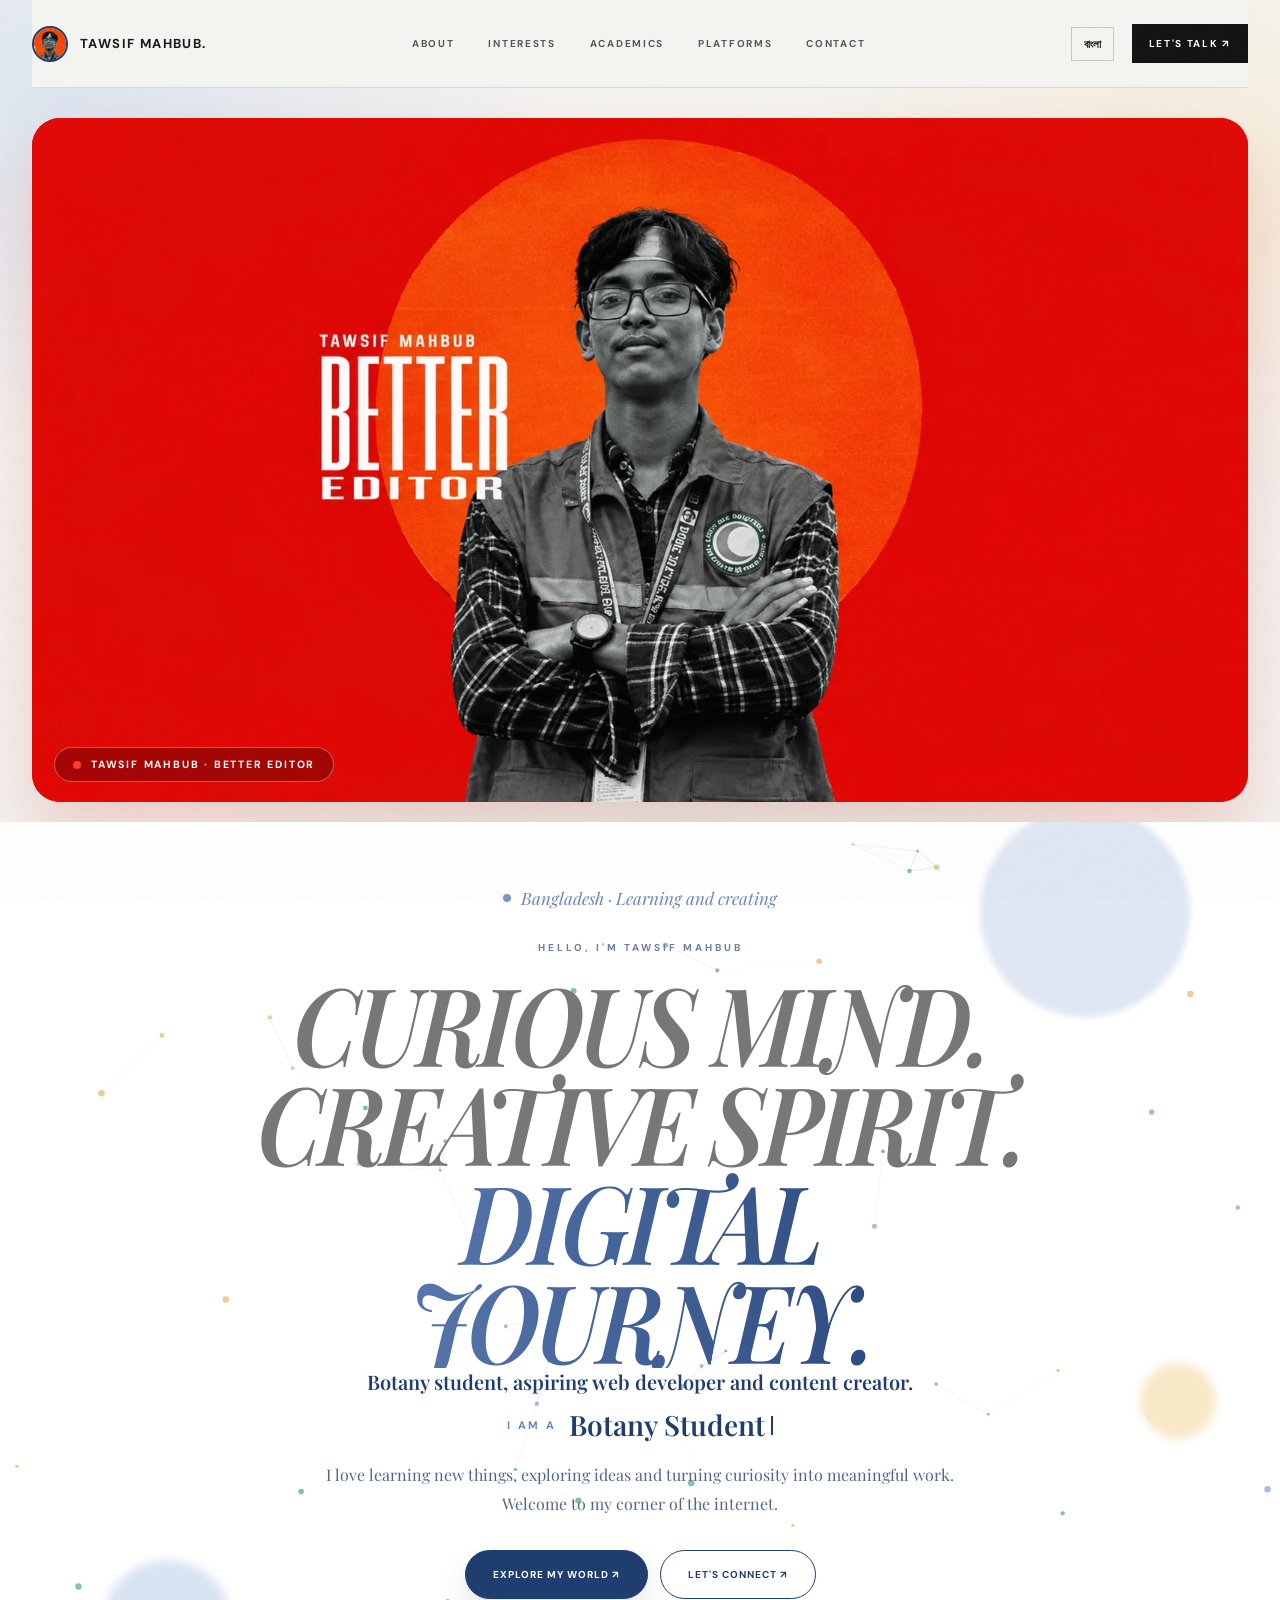
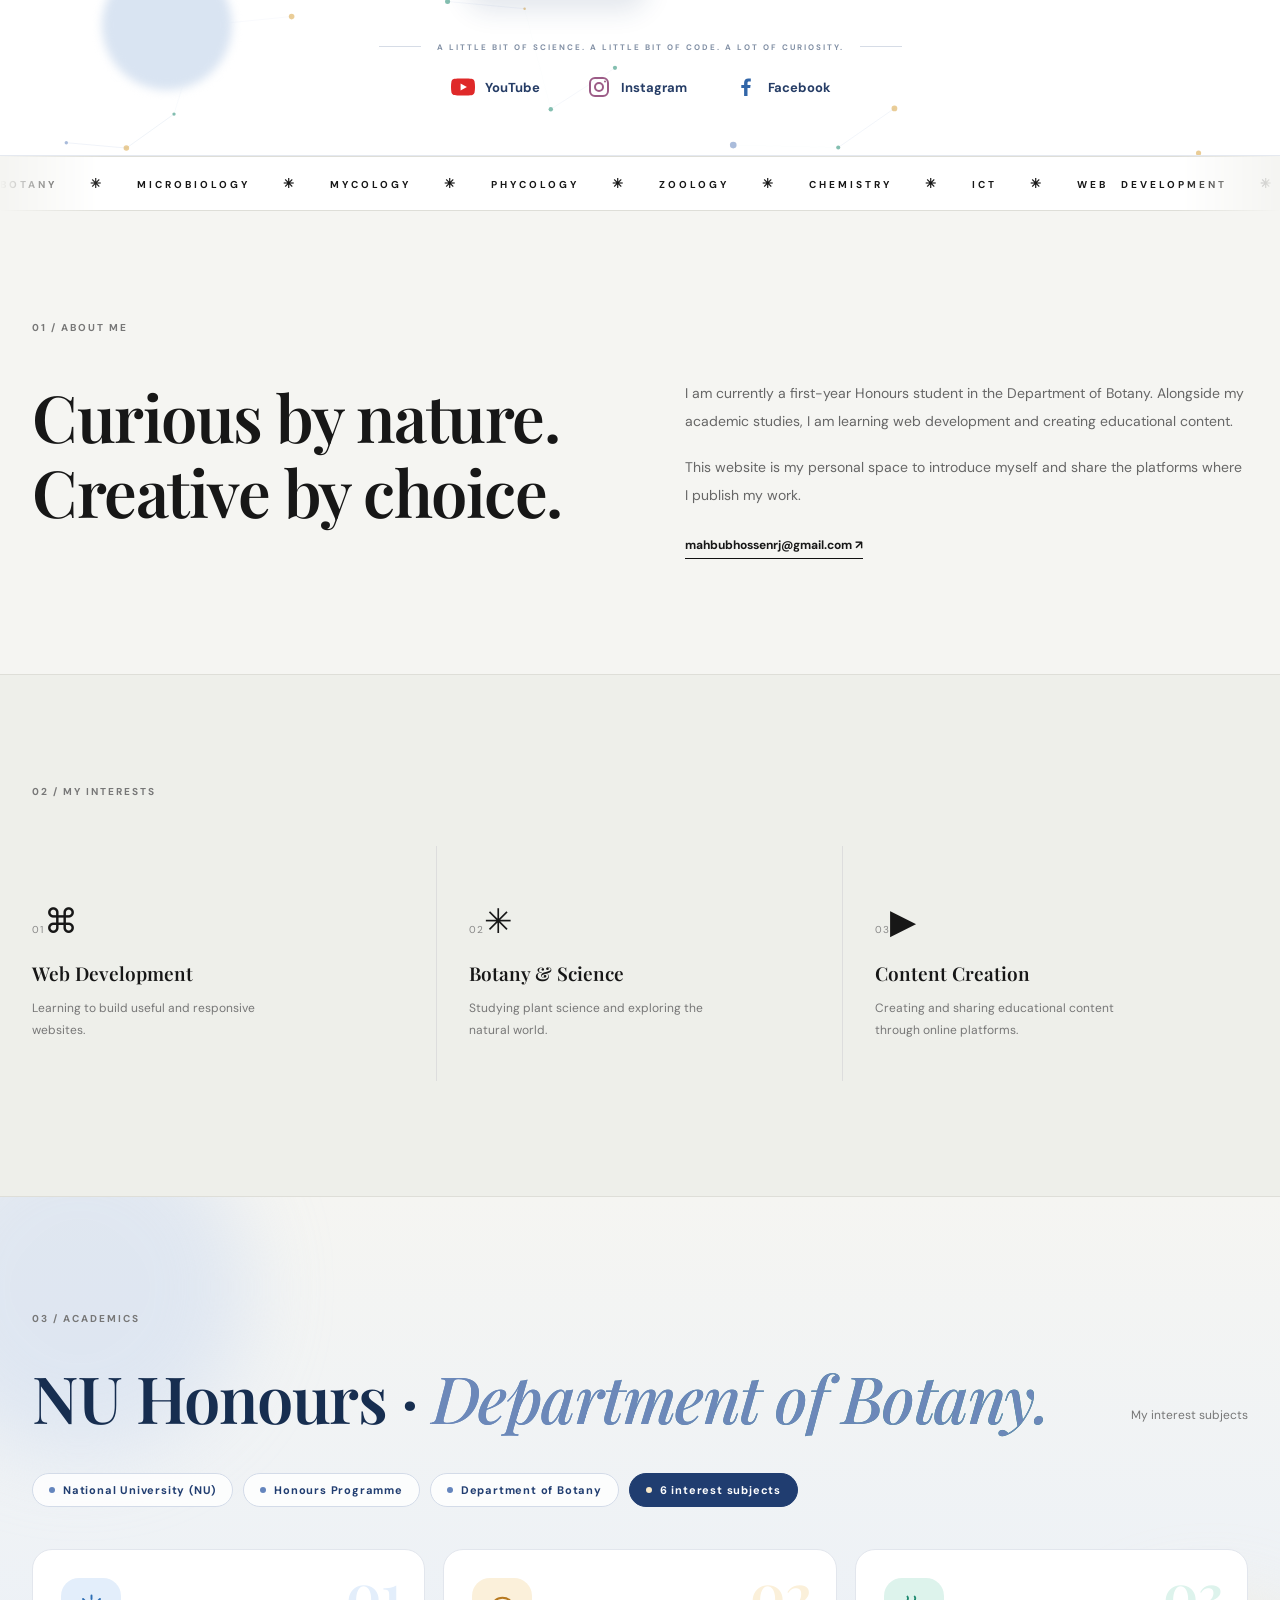
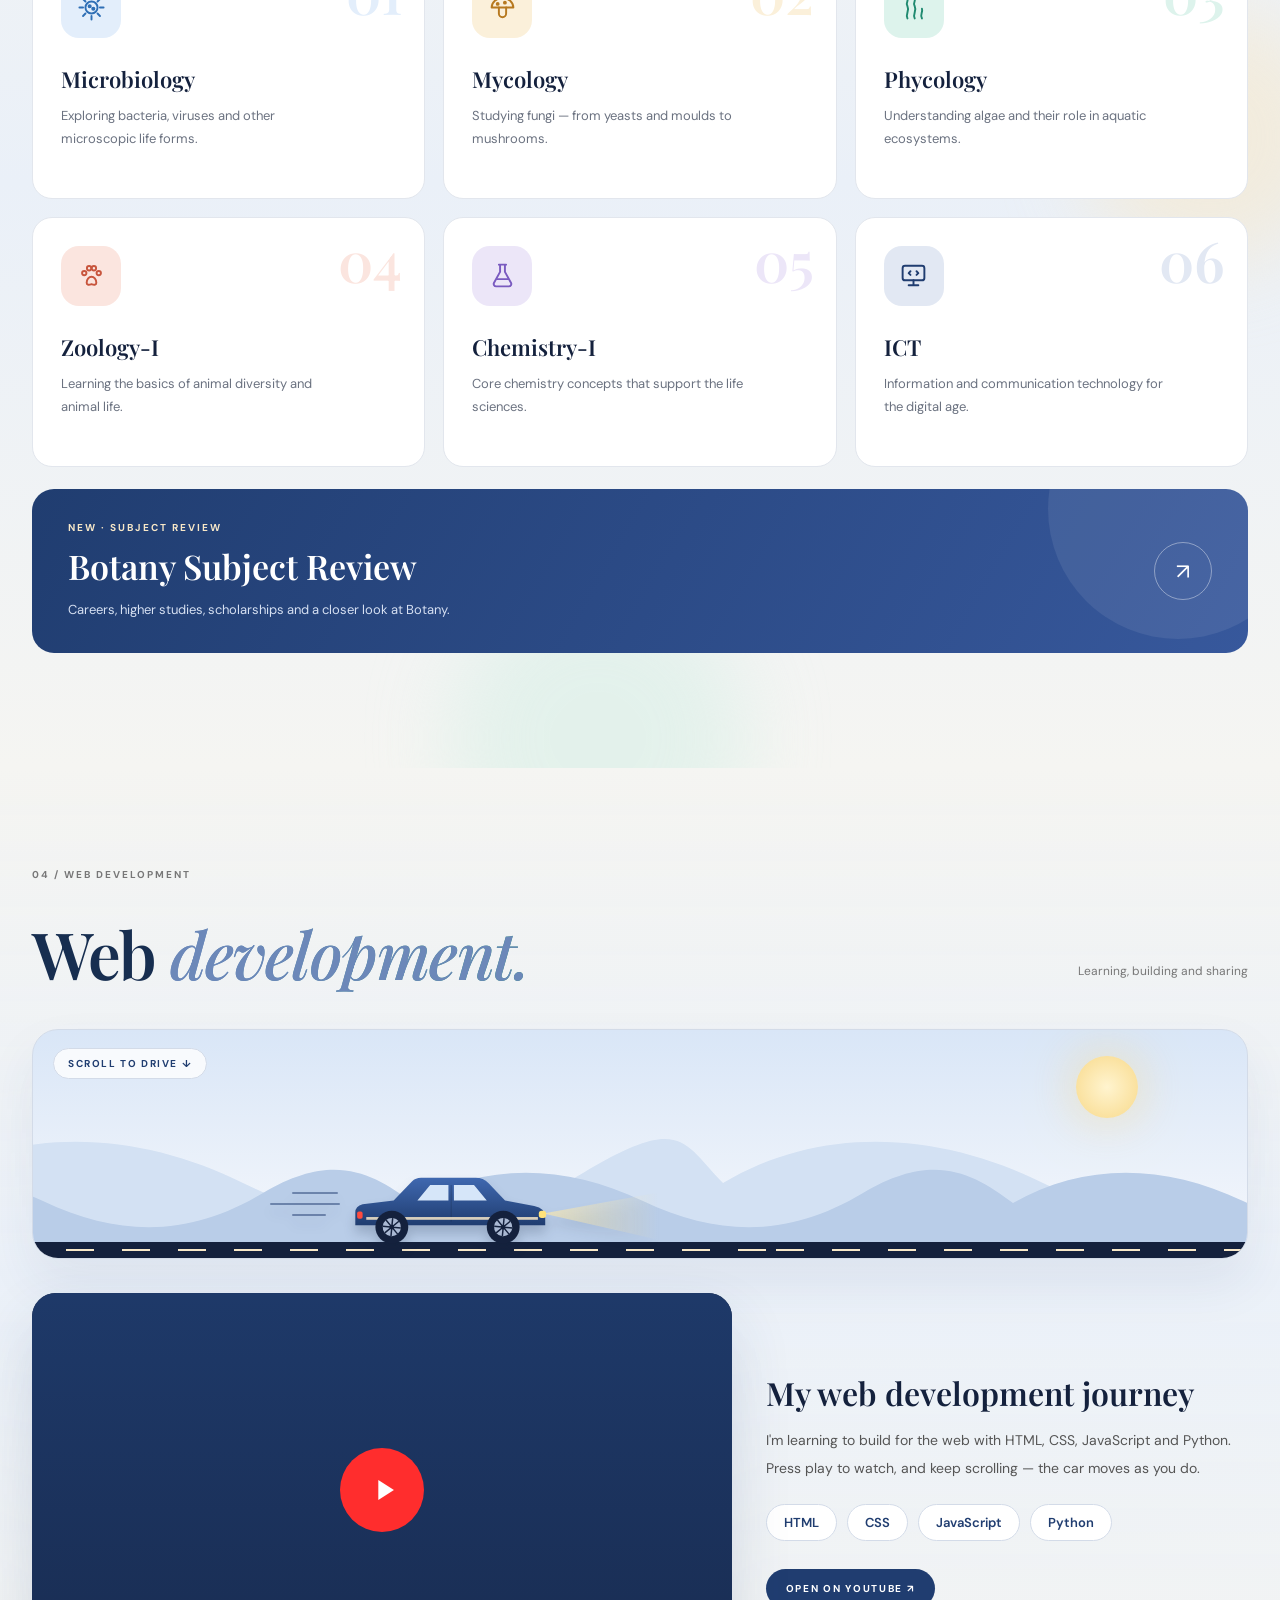
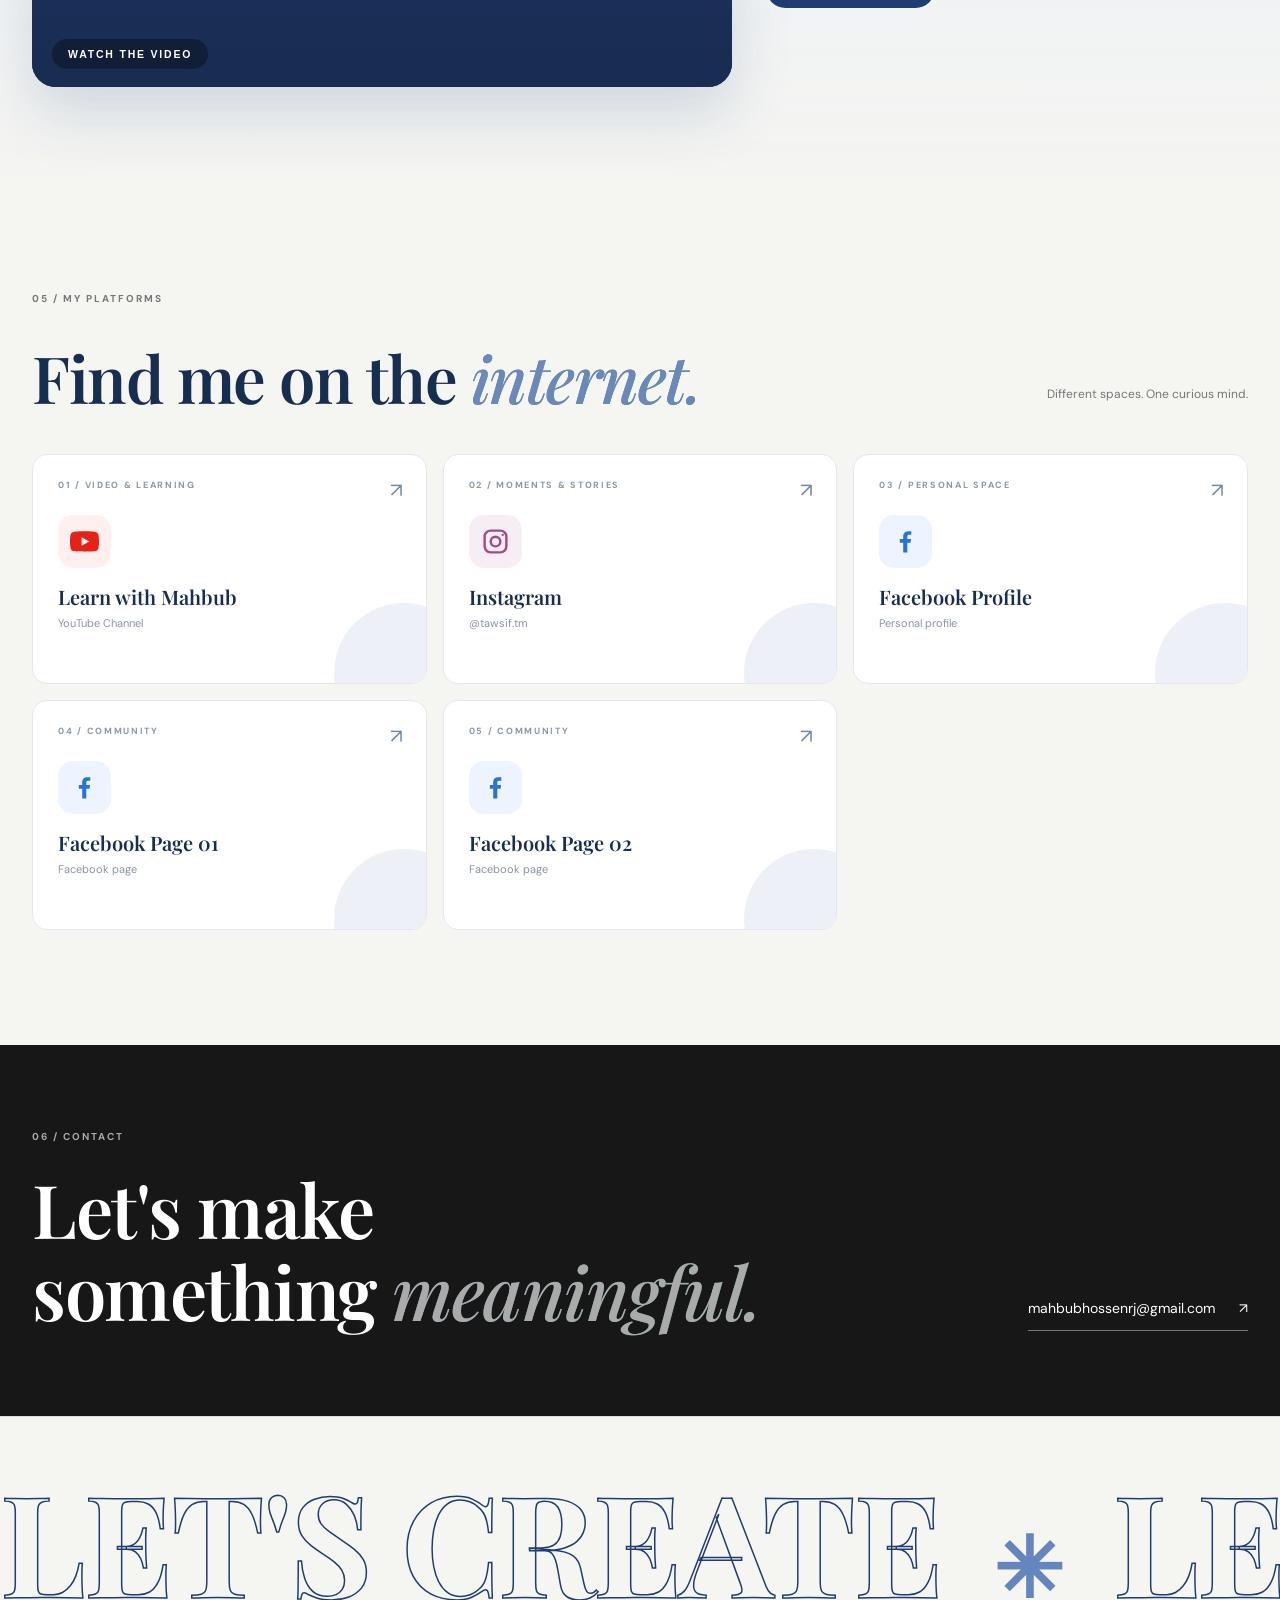
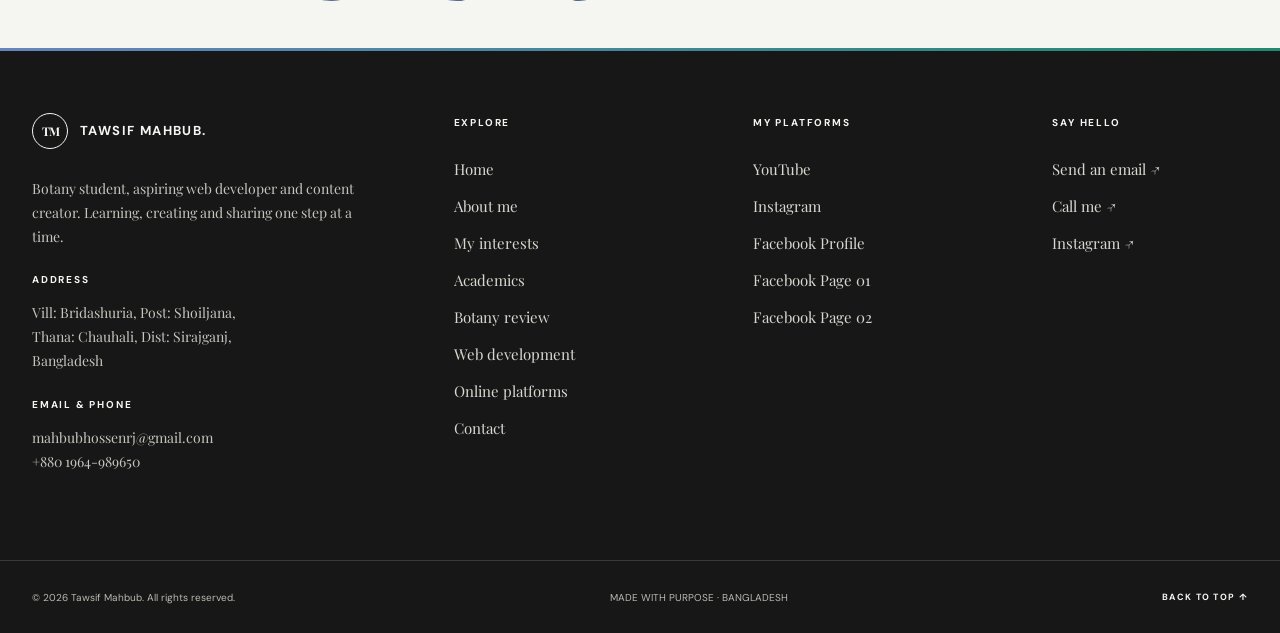
<file: index.html>
<!doctype html>
<html lang="en">
<head>
  <meta charset="utf-8">
  <meta name="viewport" content="width=device-width, initial-scale=1">
  <meta name="description" content="Tawsif Mahbub — Botany student, aspiring web developer and content creator.">
  <title>Tawsif Mahbub — Personal Website</title>
  <link rel="preconnect" href="https://fonts.googleapis.com">
  <link rel="preconnect" href="https://fonts.gstatic.com" crossorigin>
  <link href="https://fonts.googleapis.com/css2?family=DM+Sans:wght@400;500;600;700&family=Playfair+Display:wght@500;600;700&family=Noto+Sans+Bengali:wght@400;500;600;700&display=swap" rel="stylesheet">
  <link rel="icon" type="image/png" href="[data-uri]">
  <link rel="stylesheet" href="style.css">
  <script>document.documentElement.classList.add("js");try{if(sessionStorage.getItem("tm-seen"))document.documentElement.classList.add("noloader");sessionStorage.setItem("tm-seen","1")}catch(e){}</script>
</head>
<body>
<div class="loader" aria-hidden="true"><span>TM</span><i></i></div>
<div class="progress" id="progress" aria-hidden="true"></div>
<header class="header">
  <a class="logo" href="#home"><span class="logo-symbol logo-photo"><img src="[data-uri]" alt="Tawsif Mahbub"></span><span>TAWSIF MAHBUB<span class="dot">.</span></span></a>
  <nav id="nav" class="nav">
    <a href="#about" data-en="ABOUT" data-bn="পরিচিতি">ABOUT</a>
    <a href="#interests" data-en="INTERESTS" data-bn="আগ্রহ">INTERESTS</a>
    <a href="#academics" data-en="ACADEMICS" data-bn="একাডেমিক">ACADEMICS</a>
    <a href="#platforms" data-en="PLATFORMS" data-bn="প্ল্যাটফর্ম">PLATFORMS</a>
    <a href="#contact" data-en="CONTACT" data-bn="যোগাযোগ">CONTACT</a>
  </nav>
  <div class="header-right">
    <button id="language" class="language" type="button">বাংলা</button>
    <a class="header-contact" href="mailto:mahbubhossenrj@gmail.com" data-en="LET'S TALK ↗" data-bn="যোগাযোগ ↗">LET'S TALK ↗</a>
    <button id="menu" class="menu" aria-label="Open menu" aria-expanded="false">☰</button>
  </div>
</header>

<main>
    <section id="cover" class="cover-section wrap">
    <figure class="cover-card">
      <img src="[data-uri]" alt="Tawsif Mahbub — Better Editor cover" width="1672" height="941" decoding="async">
      <figcaption><span class="cover-dot"></span><span data-en="TAWSIF MAHBUB · BETTER EDITOR" data-bn="তাওসিফ মাহবুব · বেটার এডিটর">TAWSIF MAHBUB · BETTER EDITOR</span></figcaption>
    </figure>
  </section>

  <section id="home" class="hero hero-showcase">
    <div class="hero-orb orb-blue"></div><div class="hero-orb orb-gold"></div><div class="hero-orb orb-soft"></div>
    <div class="hero-center">
      <p class="hero-location"><span></span><em data-en="Bangladesh · Learning and creating" data-bn="বাংলাদেশ · শিখছি ও তৈরি করছি">Bangladesh · Learning and creating</em></p>
      <p class="hero-kicker" data-en="HELLO, I'M TAWSIF MAHBUB" data-bn="হ্যালো, আমি তাওসিফ মাহবুব">HELLO, I'M TAWSIF MAHBUB</p>
      <h1 class="hero-display"><span data-en="CURIOUS MIND." data-bn="কৌতূহলী মন।">CURIOUS MIND.</span><span data-en="CREATIVE SPIRIT." data-bn="সৃষ্টিশীল সত্তা।">CREATIVE SPIRIT.</span><span class="blue-word" data-en="DIGITAL JOURNEY." data-bn="ডিজিটাল যাত্রা।">DIGITAL JOURNEY.</span></h1>
      <p class="hero-subtitle" data-en="Botany student, aspiring web developer and content creator." data-bn="উদ্ভিদবিজ্ঞানের শিক্ষার্থী, ভবিষ্যৎ ওয়েব ডেভেলপার ও কনটেন্ট ক্রিয়েটর।">Botany student, aspiring web developer and content creator.</p>
      <p class="hero-typed"><span class="typed-label" data-en="I AM A" data-bn="আমি একজন">I AM A</span><span id="typed" aria-live="polite"></span><i class="caret"></i></p>
      <p class="hero-description" data-en="I love learning new things, exploring ideas and turning curiosity into meaningful work. Welcome to my corner of the internet." data-bn="নতুন কিছু শেখা, নতুন ধারণা অন্বেষণ করা এবং কৌতূহলকে অর্থবহ কাজে রূপ দিতে ভালোবাসি। আমার অনলাইন জগতে স্বাগতম।">I love learning new things, exploring ideas and turning curiosity into meaningful work. Welcome to my corner of the internet.</p>
      <div class="hero-actions hero-actions-center">
        <a class="button hero-primary" href="#about" data-en="EXPLORE MY WORLD ↗" data-bn="আমার জগৎ ঘুরে দেখুন ↗">EXPLORE MY WORLD ↗</a>
        <a class="button hero-secondary" href="mailto:mahbubhossenrj@gmail.com" data-en="LET'S CONNECT ↗" data-bn="যোগাযোগ করুন ↗">LET'S CONNECT ↗</a>
      </div>
      <div class="hero-proof"><span class="proof-line"></span><span data-en="A LITTLE BIT OF SCIENCE. A LITTLE BIT OF CODE. A LOT OF CURIOSITY." data-bn="বিজ্ঞানের ছোঁয়া। কোডের ছোঁয়া। অফুরন্ত কৌতূহল।">A LITTLE BIT OF SCIENCE. A LITTLE BIT OF CODE. A LOT OF CURIOSITY.</span><span class="proof-line"></span></div>
      <div class="hero-platform-logos">
        <a href="https://youtube.com/@learnwith_tawsifmahbub" target="_blank" rel="noopener" aria-label="YouTube"><span class="brand-icon youtube-icon"><svg viewBox="0 0 24 24" aria-hidden="true"><path d="M23.5 6.2a3 3 0 0 0-2.1-2.1C19.5 3.6 12 3.6 12 3.6s-7.5 0-9.4.5A3 3 0 0 0 .5 6.2 31 31 0 0 0 0 12a31 31 0 0 0 .5 5.8 3 3 0 0 0 2.1 2.1c1.9.5 9.4.5 9.4.5s7.5 0 9.4-.5a3 3 0 0 0 2.1-2.1A31 31 0 0 0 24 12a31 31 0 0 0-.5-5.8ZM9.6 15.6V8.4l6.3 3.6-6.3 3.6Z"/></svg></span><b>YouTube</b></a>
        <a href="https://www.instagram.com/tawsif.tm/" target="_blank" rel="noopener" aria-label="Instagram"><span class="brand-icon instagram-icon"><svg viewBox="0 0 24 24" aria-hidden="true"><rect x="3" y="3" width="18" height="18" rx="5"/><circle cx="12" cy="12" r="4"/><circle cx="18" cy="6.5" r="1" class="fill-dot"/></svg></span><b>Instagram</b></a>
        <a href="https://www.facebook.com/share/1DjAcFJDGX/" target="_blank" rel="noopener" aria-label="Facebook"><span class="brand-icon facebook-icon"><svg viewBox="0 0 24 24" aria-hidden="true"><path d="M13.5 21v-8h2.7l.4-3.1h-3.1v-2c0-.9.3-1.5 1.6-1.5h1.7V3.6c-.3 0-1.3-.1-2.5-.1-2.5 0-4.2 1.5-4.2 4.3v2.1H7.3V13h2.8v8h3.4Z"/></svg></span><b>Facebook</b></a>
      </div>
    </div>
  </section>



  <div class="ticker"><div class="ticker-track"><span>BOTANY <b>✳</b> MICROBIOLOGY <b>✳</b> MYCOLOGY <b>✳</b> PHYCOLOGY <b>✳</b> ZOOLOGY <b>✳</b> CHEMISTRY <b>✳</b> ICT <b>✳</b> WEB DEVELOPMENT <b>✳</b> CONTENT CREATION <b>✳</b> LEARNING <b>✳</b> </span><span aria-hidden="true">BOTANY <b>✳</b> MICROBIOLOGY <b>✳</b> MYCOLOGY <b>✳</b> PHYCOLOGY <b>✳</b> ZOOLOGY <b>✳</b> CHEMISTRY <b>✳</b> ICT <b>✳</b> WEB DEVELOPMENT <b>✳</b> CONTENT CREATION <b>✳</b> LEARNING <b>✳</b> </span></div></div>

  <section id="about" class="section wrap">
    <div class="section-label">01 / <span data-en="ABOUT ME" data-bn="আমার পরিচিতি">ABOUT ME</span></div>
    <div class="about-grid">
      <h2 data-en="Curious by nature.<br>Creative by choice." data-bn="স্বভাবে কৌতূহলী।<br>পছন্দে সৃষ্টিশীল।">Curious by nature.<br>Creative by choice.</h2>
      <div class="about-copy">
        <p data-en="I am currently a first-year Honours student in the Department of Botany. Alongside my academic studies, I am learning web development and creating educational content." data-bn="আমি বর্তমানে উদ্ভিদবিজ্ঞান বিভাগে অনার্স প্রথম বর্ষের শিক্ষার্থী। পড়াশোনার পাশাপাশি ওয়েব ডেভেলপমেন্ট শিখছি এবং শিক্ষামূলক কনটেন্ট তৈরি করছি।">I am currently a first-year Honours student in the Department of Botany. Alongside my academic studies, I am learning web development and creating educational content.</p>
        <p data-en="This website is my personal space to introduce myself and share the platforms where I publish my work." data-bn="এই ওয়েবসাইটটি আমার নিজস্ব পরিচিতির জায়গা, যেখানে আমার কাজ ও অনলাইন প্ল্যাটফর্মগুলো তুলে ধরেছি।">This website is my personal space to introduce myself and share the platforms where I publish my work.</p>
        <a class="underlink" href="mailto:mahbubhossenrj@gmail.com">mahbubhossenrj@gmail.com ↗</a>
      </div>
    </div>
  </section>

  <section id="interests" class="section section-border">
    <div class="wrap">
      <div class="section-label">02 / <span data-en="MY INTERESTS" data-bn="আমার আগ্রহ">MY INTERESTS</span></div>
      <div class="interest-grid">
        <article><span class="number">01</span><div class="interest-icon">⌘</div><h3>Web Development</h3><p data-en="Learning to build useful and responsive websites." data-bn="ব্যবহারবান্ধব ও রেসপনসিভ ওয়েবসাইট তৈরি শেখা।">Learning to build useful and responsive websites.</p></article>
        <article><span class="number">02</span><div class="interest-icon">✳</div><h3>Botany & Science</h3><p data-en="Studying plant science and exploring the natural world." data-bn="উদ্ভিদবিজ্ঞান অধ্যয়ন ও প্রকৃতির জগৎ অন্বেষণ।">Studying plant science and exploring the natural world.</p></article>
        <article><span class="number">03</span><div class="interest-icon">▶</div><h3>Content Creation</h3><p data-en="Creating and sharing educational content through online platforms." data-bn="অনলাইন প্ল্যাটফর্মে শিক্ষামূলক কনটেন্ট তৈরি ও শেয়ার করা।">Creating and sharing educational content through online platforms.</p></article>
      </div>
    </div>
  </section>

  <section id="academics" class="academics-band">
    <span class="acad-orb acad-orb-a"></span><span class="acad-orb acad-orb-b"></span><span class="acad-orb acad-orb-c"></span>
    <div class="wrap academics-inner">
      <div class="section-label">03 / <span data-en="ACADEMICS" data-bn="একাডেমিক">ACADEMICS</span></div>
      <div class="platform-heading"><h2 data-en="NU Honours · <em>Department of Botany.</em>" data-bn="জাতীয় বিশ্ববিদ্যালয় অনার্স · <em>উদ্ভিদবিজ্ঞান বিভাগ।</em>">NU Honours · <em>Department of Botany.</em></h2><p data-en="My interest subjects" data-bn="আমার আগ্রহের বিষয়সমূহ">My interest subjects</p></div>
      <div class="chips"><span class="chip" data-en="National University (NU)" data-bn="জাতীয় বিশ্ববিদ্যালয় (NU)">National University (NU)</span><span class="chip" data-en="Honours Programme" data-bn="অনার্স প্রোগ্রাম">Honours Programme</span><span class="chip" data-en="Department of Botany" data-bn="উদ্ভিদবিজ্ঞান বিভাগ">Department of Botany</span><span class="chip chip-accent" data-en="6 interest subjects" data-bn="৬টি আগ্রহের বিষয়">6 interest subjects</span></div>
      <div class="subject-grid">
      <article class="subject-card" style="--accent:#2f6fb5;--soft:#e3eefb"><span class="subject-num">01</span><div class="subject-icon"><svg viewBox="0 0 24 24" aria-hidden="true"><circle cx="12" cy="12" r="5"/><path d="M12 2v3M12 19v3M2 12h3M19 12h3M5 5l2 2M17 17l2 2M19 5l-2 2M7 17l-2 2"/><circle cx="10.5" cy="11" r=".9"/><circle cx="13.5" cy="13" r=".9"/></svg></div><h3 data-en="Microbiology" data-bn="অণুজীববিজ্ঞান">Microbiology</h3><p data-en="Exploring bacteria, viruses and other microscopic life forms." data-bn="ব্যাকটেরিয়া, ভাইরাসসহ অণুজীবের জগৎ অন্বেষণ।">Exploring bacteria, viruses and other microscopic life forms.</p></article>
      <article class="subject-card" style="--accent:#b7791f;--soft:#fbf0da"><span class="subject-num">02</span><div class="subject-icon"><svg viewBox="0 0 24 24" aria-hidden="true"><path d="M3 12a9 8 0 0 1 18 0z"/><path d="M9 12v5a3 3 0 0 0 6 0v-5"/><circle cx="8" cy="9" r=".8"/><circle cx="14" cy="8" r=".8"/></svg></div><h3 data-en="Mycology" data-bn="ছত্রাকবিজ্ঞান">Mycology</h3><p data-en="Studying fungi — from yeasts and moulds to mushrooms." data-bn="ইস্ট, মোল্ড থেকে মাশরুম পর্যন্ত ছত্রাকের অধ্যয়ন।">Studying fungi — from yeasts and moulds to mushrooms.</p></article>
      <article class="subject-card" style="--accent:#1f8a70;--soft:#ddf3ec"><span class="subject-num">03</span><div class="subject-icon"><svg viewBox="0 0 24 24" aria-hidden="true"><path d="M7 21c-2-4 2-6 0-10s2-6 0-8"/><path d="M13 21c-2-4 2-6 0-10s2-6 0-8"/><path d="M19 21c-2-3 1-5 0-8"/></svg></div><h3 data-en="Phycology" data-bn="শৈবালবিজ্ঞান">Phycology</h3><p data-en="Understanding algae and their role in aquatic ecosystems." data-bn="শৈবাল ও জলজ বাস্তুতন্ত্রে এদের ভূমিকা বোঝা।">Understanding algae and their role in aquatic ecosystems.</p></article>
      <article class="subject-card" style="--accent:#c8553d;--soft:#fbe5df"><span class="subject-num">04</span><div class="subject-icon"><svg viewBox="0 0 24 24" aria-hidden="true"><circle cx="6" cy="10" r="1.8"/><circle cx="10" cy="6" r="1.8"/><circle cx="14" cy="6" r="1.8"/><circle cx="18" cy="10" r="1.8"/><path d="M8 18c0-3 2-5 4-5s4 2 4 5c0 2-2 2-4 1.2C10 20 8 20 8 18z"/></svg></div><h3 data-en="Zoology-I" data-bn="প্রাণিবিজ্ঞান-I">Zoology-I</h3><p data-en="Learning the basics of animal diversity and animal life." data-bn="প্রাণিবৈচিত্র্য ও প্রাণীজীবনের মৌলিক ধারণা শেখা।">Learning the basics of animal diversity and animal life.</p></article>
      <article class="subject-card" style="--accent:#7a5bc0;--soft:#ece6f8"><span class="subject-num">05</span><div class="subject-icon"><svg viewBox="0 0 24 24" aria-hidden="true"><path d="M9 3h6M10 3v6l-5 9a2 2 0 0 0 1.8 3h10.4A2 2 0 0 0 19 18l-5-9V3"/><path d="M7.5 15h9"/></svg></div><h3 data-en="Chemistry-I" data-bn="রসায়ন-I">Chemistry-I</h3><p data-en="Core chemistry concepts that support the life sciences." data-bn="জীববিজ্ঞানের ভিত্তি গড়ে দেওয়া রসায়নের মৌলিক বিষয়।">Core chemistry concepts that support the life sciences.</p></article>
      <article class="subject-card" style="--accent:#203d70;--soft:#e2e8f3"><span class="subject-num">06</span><div class="subject-icon"><svg viewBox="0 0 24 24" aria-hidden="true"><rect x="3" y="4" width="18" height="12" rx="2"/><path d="M8 20h8M12 16v4"/><path d="M9.5 8.5 8 10l1.5 1.5M14.5 8.5 16 10l-1.5 1.5"/></svg></div><h3 data-en="ICT" data-bn="আইসিটি">ICT</h3><p data-en="Information and communication technology for the digital age." data-bn="ডিজিটাল যুগের তথ্য ও যোগাযোগ প্রযুক্তি।">Information and communication technology for the digital age.</p></article>
      </div>
      <a class="review-cta" href="botany-review.html"><div><span class="cta-kicker" data-en="NEW · SUBJECT REVIEW" data-bn="নতুন · সাবজেক্ট রিভিউ">NEW · SUBJECT REVIEW</span><strong data-en="Botany Subject Review" data-bn="উদ্ভিদবিজ্ঞান সাবজেক্ট রিভিউ">Botany Subject Review</strong><p data-en="Careers, higher studies, scholarships and a closer look at Botany." data-bn="ক্যারিয়ার, উচ্চশিক্ষা, স্কলারশিপ ও Botany নিয়ে বিস্তারিত।">Careers, higher studies, scholarships and a closer look at Botany.</p></div><span class="cta-arrow">↗</span></a>
    </div>
  </section>

  <section id="webdev" class="webdev-band">
    <div class="wrap">
      <div class="section-label">04 / <span data-en="WEB DEVELOPMENT" data-bn="ওয়েব ডেভেলপমেন্ট">WEB DEVELOPMENT</span></div>
      <div class="platform-heading"><h2 data-en="Web <em>development.</em>" data-bn="ওয়েব <em>ডেভেলপমেন্ট।</em>">Web <em>development.</em></h2><p data-en="Learning, building and sharing" data-bn="শিখছি, বানাচ্ছি ও শেয়ার করছি">Learning, building and sharing</p></div>
      <div class="road-scene" aria-label="Animated car that drives as you scroll">
        <span class="scene-hint" data-en="SCROLL TO DRIVE ↓" data-bn="স্ক্রল করে চালান ↓">SCROLL TO DRIVE ↓</span>
        <span class="sun"></span><div class="hills hills-b"></div><div class="hills hills-a"></div>
        <div class="car">
          <span class="speed"><i></i><i></i><i></i></span>
          <svg class="car-svg" viewBox="0 0 230 88" aria-hidden="true">
            <defs><linearGradient id="beamg" x1="0" x2="1"><stop offset="0" stop-color="#ffe9a8" stop-opacity=".85"/><stop offset="1" stop-color="#ffe9a8" stop-opacity="0"/></linearGradient><linearGradient id="bodyg" x1="0" y1="0" x2="0" y2="1"><stop offset="0" stop-color="#3f68b0"/><stop offset="1" stop-color="#203d70"/></linearGradient></defs>
            <polygon class="beam" points="214,53 340,30 340,82" fill="url(#beamg)"/>
            <g class="car-body">
              <path fill="url(#bodyg)" d="M8 66V52Q8 45 16 43L50 39 70 18Q74 14 80 14H140Q148 14 154 20L172 39 204 45Q216 47 216 58V66Z"/>
              <path fill="#d6e6f9" d="M76 39 90 22H110V39ZM116 39V22H138L152 39Z"/>
              <path d="M113 22V62" stroke="#14213d" stroke-opacity=".3"/>
              <rect x="20" y="57" width="188" height="3" fill="#f8e8c8" opacity=".85"/>
              <rect x="10" y="51" width="6" height="8" rx="2" fill="#ff4b3e"/><rect x="209" y="50" width="8" height="8" rx="3" fill="#ffe27a"/>
            </g>
            <g transform="translate(48 68)"><circle r="18" fill="#14213d"/><g class="wheel"><circle r="10" fill="#aab9d3"/><path d="M0-10V10M-10 0H10M-7-7 7 7M-7 7 7-7" stroke="#14213d" stroke-width="1.6"/><circle r="2.5" fill="#14213d"/></g></g>
            <g transform="translate(170 68)"><circle r="18" fill="#14213d"/><g class="wheel"><circle r="10" fill="#aab9d3"/><path d="M0-10V10M-10 0H10M-7-7 7 7M-7 7 7-7" stroke="#14213d" stroke-width="1.6"/><circle r="2.5" fill="#14213d"/></g></g>
          </svg>
        </div>
        <div class="road"></div>
      </div>
      <div class="webdev-grid">
        <div class="yt-wrap"><button class="yt-card" type="button" data-yt="1RJ911hat1w" aria-label="Play video" style="background-image:url(https://i.ytimg.com/vi/1RJ911hat1w/hqdefault.jpg)"><span class="yt-play"><svg viewBox="0 0 24 24" aria-hidden="true"><path d="M8 5v14l11-7z"/></svg></span><span class="yt-label" data-en="WATCH THE VIDEO" data-bn="ভিডিওটি দেখুন">WATCH THE VIDEO</span></button></div>
        <div class="webdev-info">
          <h3 data-en="My web development journey" data-bn="আমার ওয়েব ডেভেলপমেন্ট যাত্রা">My web development journey</h3>
          <p data-en="I'm learning to build for the web with HTML, CSS, JavaScript and Python. Press play to watch, and keep scrolling — the car moves as you do." data-bn="HTML, CSS, JavaScript ও Python দিয়ে ওয়েব বানানো শিখছি। ভিডিওটি দেখুন, আর স্ক্রল করুন — আপনার সাথে সাথে গাড়িটিও এগিয়ে চলবে।">I'm learning to build for the web with HTML, CSS, JavaScript and Python. Press play to watch, and keep scrolling — the car moves as you do.</p>
          <div class="tag-cloud"><span class="tag">HTML</span><span class="tag">CSS</span><span class="tag">JavaScript</span><span class="tag">Python</span></div>
          <a class="yt-link" href="https://youtu.be/1RJ911hat1w" target="_blank" rel="noopener" data-en="OPEN ON YOUTUBE ↗" data-bn="YouTube-এ খুলুন ↗">OPEN ON YOUTUBE ↗</a>
        </div>
      </div>
    </div>
  </section>

  <section id="platforms" class="section wrap platforms-section">
    <div class="section-label">05 / <span data-en="MY PLATFORMS" data-bn="আমার প্ল্যাটফর্ম">MY PLATFORMS</span></div>
    <div class="platform-heading"><h2 data-en="Find me on the <em>internet.</em>" data-bn="অনলাইনে আমার <em>ঠিকানা।</em>">Find me on the <em>internet.</em></h2><p data-en="Different spaces. One curious mind." data-bn="ভিন্ন ভিন্ন প্ল্যাটফর্ম, একই কৌতূহলী মন।">Different spaces. One curious mind.</p></div>
    <div class="platform-cards">
      <a class="platform-card youtube-card" href="https://youtube.com/@learnwith_tawsifmahbub" target="_blank" rel="noopener"><span class="platform-card-top">01 / VIDEO & LEARNING</span><span class="platform-brand youtube-brand"><svg viewBox="0 0 24 24" aria-hidden="true"><path d="M23.5 6.2a3 3 0 0 0-2.1-2.1C19.5 3.6 12 3.6 12 3.6s-7.5 0-9.4.5A3 3 0 0 0 .5 6.2 31 31 0 0 0 0 12a31 31 0 0 0 .5 5.8 3 3 0 0 0 2.1 2.1c1.9.5 9.4.5 9.4.5s7.5 0 9.4-.5a3 3 0 0 0 2.1-2.1A31 31 0 0 0 24 12a31 31 0 0 0-.5-5.8ZM9.6 15.6V8.4l6.3 3.6-6.3 3.6Z"/></svg></span><strong>Learn with Mahbub</strong><small>YouTube Channel</small><span class="platform-arrow">↗</span></a>
      <a class="platform-card instagram-card" href="https://www.instagram.com/tawsif.tm/" target="_blank" rel="noopener"><span class="platform-card-top">02 / MOMENTS & STORIES</span><span class="platform-brand instagram-brand"><svg viewBox="0 0 24 24" aria-hidden="true"><rect x="3" y="3" width="18" height="18" rx="5"/><circle cx="12" cy="12" r="4"/><circle cx="18" cy="6.5" r="1" class="fill-dot"/></svg></span><strong>Instagram</strong><small>@tawsif.tm</small><span class="platform-arrow">↗</span></a>
      <a class="platform-card facebook-card" href="https://www.facebook.com/share/1DjAcFJDGX/" target="_blank" rel="noopener"><span class="platform-card-top">03 / PERSONAL SPACE</span><span class="platform-brand facebook-brand"><svg viewBox="0 0 24 24" aria-hidden="true"><path d="M13.5 21v-8h2.7l.4-3.1h-3.1v-2c0-.9.3-1.5 1.6-1.5h1.7V3.6c-.3 0-1.3-.1-2.5-.1-2.5 0-4.2 1.5-4.2 4.3v2.1H7.3V13h2.8v8h3.4Z"/></svg></span><strong>Facebook Profile</strong><small>Personal profile</small><span class="platform-arrow">↗</span></a>
      <a class="platform-card facebook-card" href="https://www.facebook.com/share/1A8dCCLUuZ/" target="_blank" rel="noopener"><span class="platform-card-top">04 / COMMUNITY</span><span class="platform-brand facebook-brand"><svg viewBox="0 0 24 24" aria-hidden="true"><path d="M13.5 21v-8h2.7l.4-3.1h-3.1v-2c0-.9.3-1.5 1.6-1.5h1.7V3.6c-.3 0-1.3-.1-2.5-.1-2.5 0-4.2 1.5-4.2 4.3v2.1H7.3V13h2.8v8h3.4Z"/></svg></span><strong>Facebook Page 01</strong><small>Facebook page</small><span class="platform-arrow">↗</span></a>
      <a class="platform-card facebook-card" href="https://www.facebook.com/share/1DKMi7rycw/" target="_blank" rel="noopener"><span class="platform-card-top">05 / COMMUNITY</span><span class="platform-brand facebook-brand"><svg viewBox="0 0 24 24" aria-hidden="true"><path d="M13.5 21v-8h2.7l.4-3.1h-3.1v-2c0-.9.3-1.5 1.6-1.5h1.7V3.6c-.3 0-1.3-.1-2.5-.1-2.5 0-4.2 1.5-4.2 4.3v2.1H7.3V13h2.8v8h3.4Z"/></svg></span><strong>Facebook Page 02</strong><small>Facebook page</small><span class="platform-arrow">↗</span></a>
    </div>
  </section>

  <section id="contact" class="contact-band">
    <div class="wrap contact-content"><div><div class="section-label">06 / CONTACT</div><h2 data-en="Let's make<br>something <em>meaningful.</em>" data-bn="চলুন তৈরি করি<br>অর্থবহ <em>কিছু।</em>">Let's make<br>something <em>meaningful.</em></h2></div><a class="contact-mail" href="mailto:mahbubhossenrj@gmail.com">mahbubhossenrj@gmail.com <span>↗</span></a></div>
  </section>
</main>

<section class="mega" aria-hidden="true"><div class="mega-track"><span>LET'S CREATE <b>✳</b> LET'S LEARN <b>✳</b> LET'S GROW <b>✳</b> </span><span>LET'S CREATE <b>✳</b> LET'S LEARN <b>✳</b> LET'S GROW <b>✳</b> </span></div></section>

<footer class="footer">
  <div class="wrap footer-main">
    <div class="footer-about">
      <a class="logo footer-logo" href="#home"><span class="logo-symbol">TM</span><span>TAWSIF MAHBUB<span class="dot">.</span></span></a>
      <p data-en="Botany student, aspiring web developer and content creator. Learning, creating and sharing one step at a time." data-bn="উদ্ভিদবিজ্ঞানের শিক্ষার্থী, ভবিষ্যৎ ওয়েব ডেভেলপার ও কনটেন্ট ক্রিয়েটর। ধাপে ধাপে শিখছি, তৈরি করছি এবং শেয়ার করছি।">Botany student, aspiring web developer and content creator. Learning, creating and sharing one step at a time.</p>
      <h4>ADDRESS</h4><p>Vill: Bridashuria, Post: Shoiljana,<br>Thana: Chauhali, Dist: Sirajganj,<br>Bangladesh</p>
      <h4>EMAIL & PHONE</h4><p><a href="mailto:mahbubhossenrj@gmail.com">mahbubhossenrj@gmail.com</a><br><a href="tel:+8801964989650">+880 1964-989650</a></p>
    </div>
    <div class="footer-column"><h4 data-en="EXPLORE" data-bn="ঘুরে দেখুন">EXPLORE</h4><a href="#home" data-en="Home" data-bn="হোম">Home</a><a href="#about" data-en="About me" data-bn="আমার পরিচিতি">About me</a><a href="#interests" data-en="My interests" data-bn="আমার আগ্রহ">My interests</a><a href="#academics" data-en="Academics" data-bn="একাডেমিক">Academics</a><a href="botany-review.html" data-en="Botany review" data-bn="বোটানি রিভিউ">Botany review</a><a href="#webdev" data-en="Web development" data-bn="ওয়েব ডেভেলপমেন্ট">Web development</a><a href="#platforms" data-en="Online platforms" data-bn="অনলাইন প্ল্যাটফর্ম">Online platforms</a><a href="#contact" data-en="Contact" data-bn="যোগাযোগ">Contact</a></div>
    <div class="footer-column"><h4 data-en="MY PLATFORMS" data-bn="আমার প্ল্যাটফর্ম">MY PLATFORMS</h4><a href="https://youtube.com/@learnwith_tawsifmahbub" target="_blank" rel="noopener">YouTube</a><a href="https://www.instagram.com/tawsif.tm/" target="_blank" rel="noopener">Instagram</a><a href="https://www.facebook.com/share/1DjAcFJDGX/" target="_blank" rel="noopener">Facebook Profile</a><a href="https://www.facebook.com/share/1A8dCCLUuZ/" target="_blank" rel="noopener">Facebook Page 01</a><a href="https://www.facebook.com/share/1DKMi7rycw/" target="_blank" rel="noopener">Facebook Page 02</a></div>
    <div class="footer-column"><h4 data-en="SAY HELLO" data-bn="যোগাযোগ করুন">SAY HELLO</h4><a href="mailto:mahbubhossenrj@gmail.com">Send an email ↗</a><a href="tel:+8801964989650">Call me ↗</a><a href="https://www.instagram.com/tawsif.tm/" target="_blank" rel="noopener">Instagram ↗</a></div>
  </div>
  <div class="footer-bottom"><div class="wrap bottom-inner"><span>© <span id="year"></span> Tawsif Mahbub. All rights reserved.</span><span>MADE WITH PURPOSE · BANGLADESH</span><a href="#home">BACK TO TOP ↑</a></div></div>
</footer>
<button class="to-top" id="toTop" type="button" aria-label="উপরে যান"><span>↑</span></button>
<script src="script.js"></script>
</body>
</html>
</file>
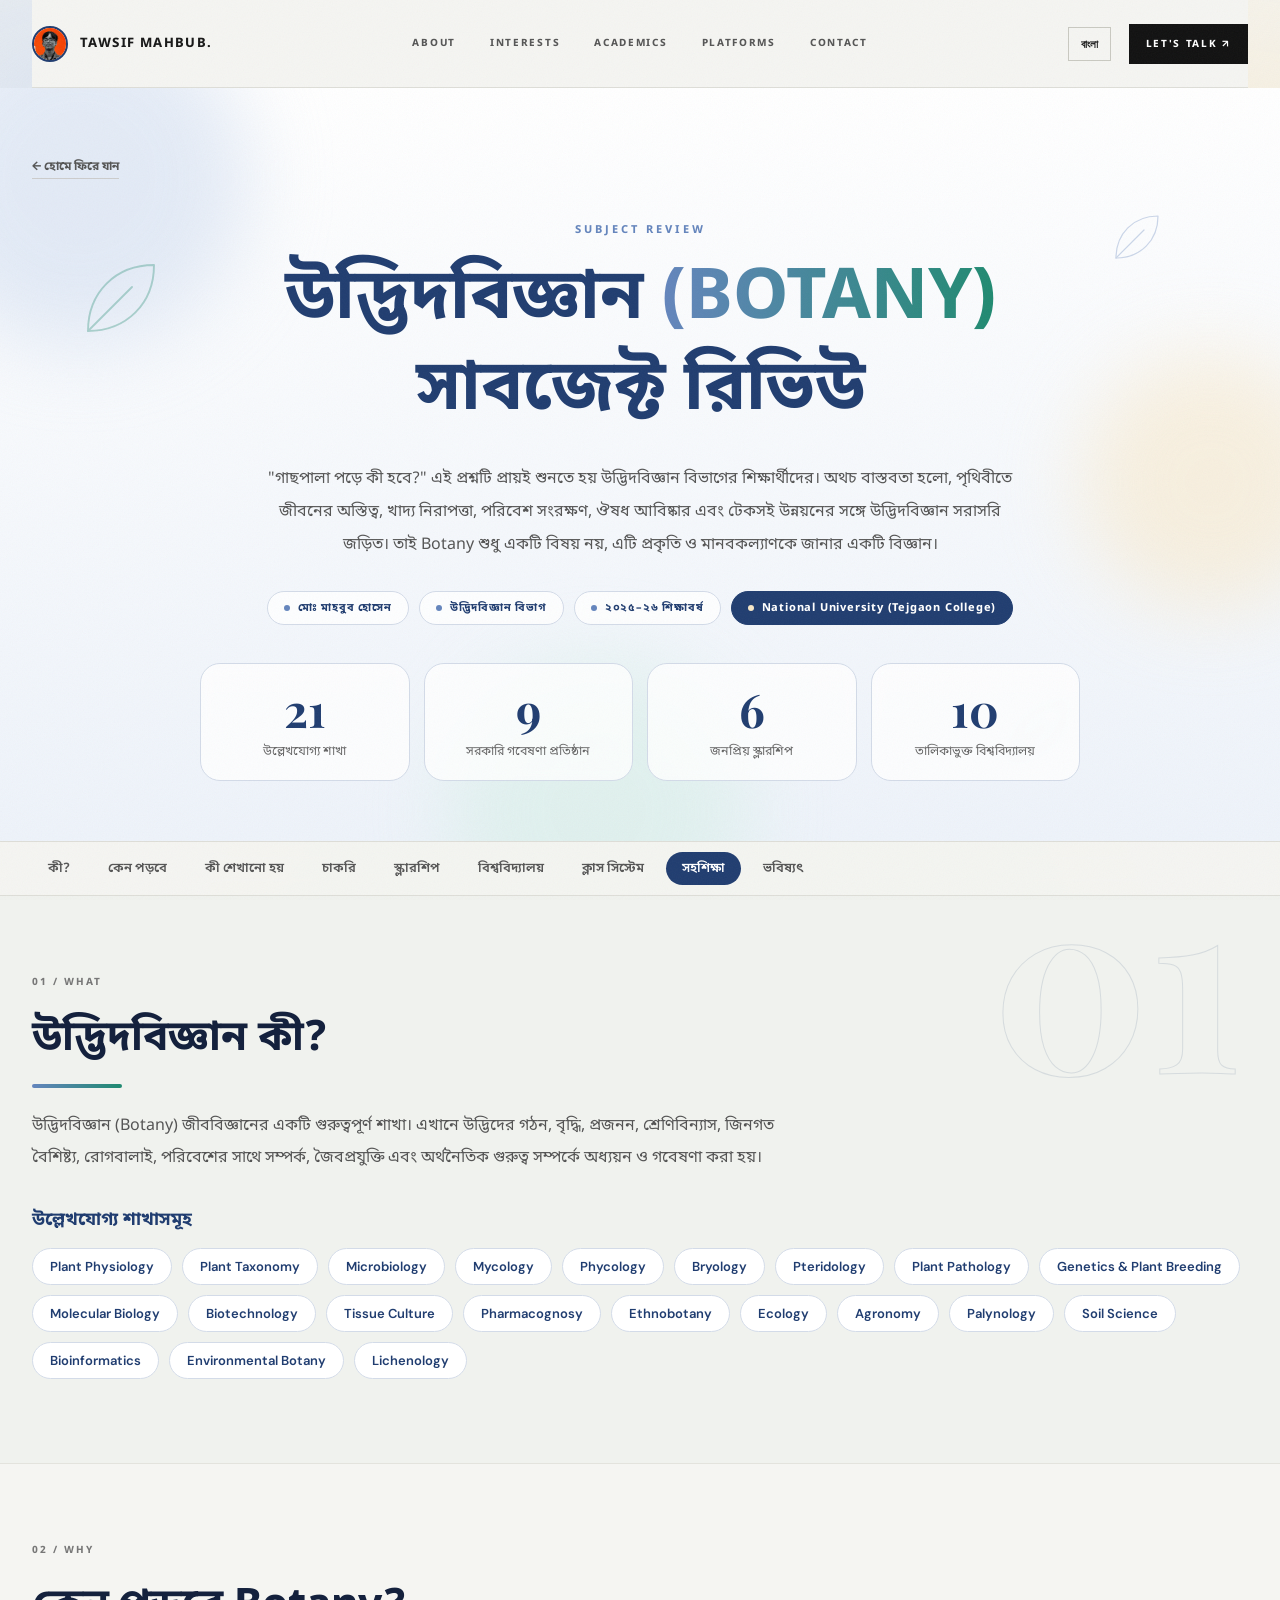
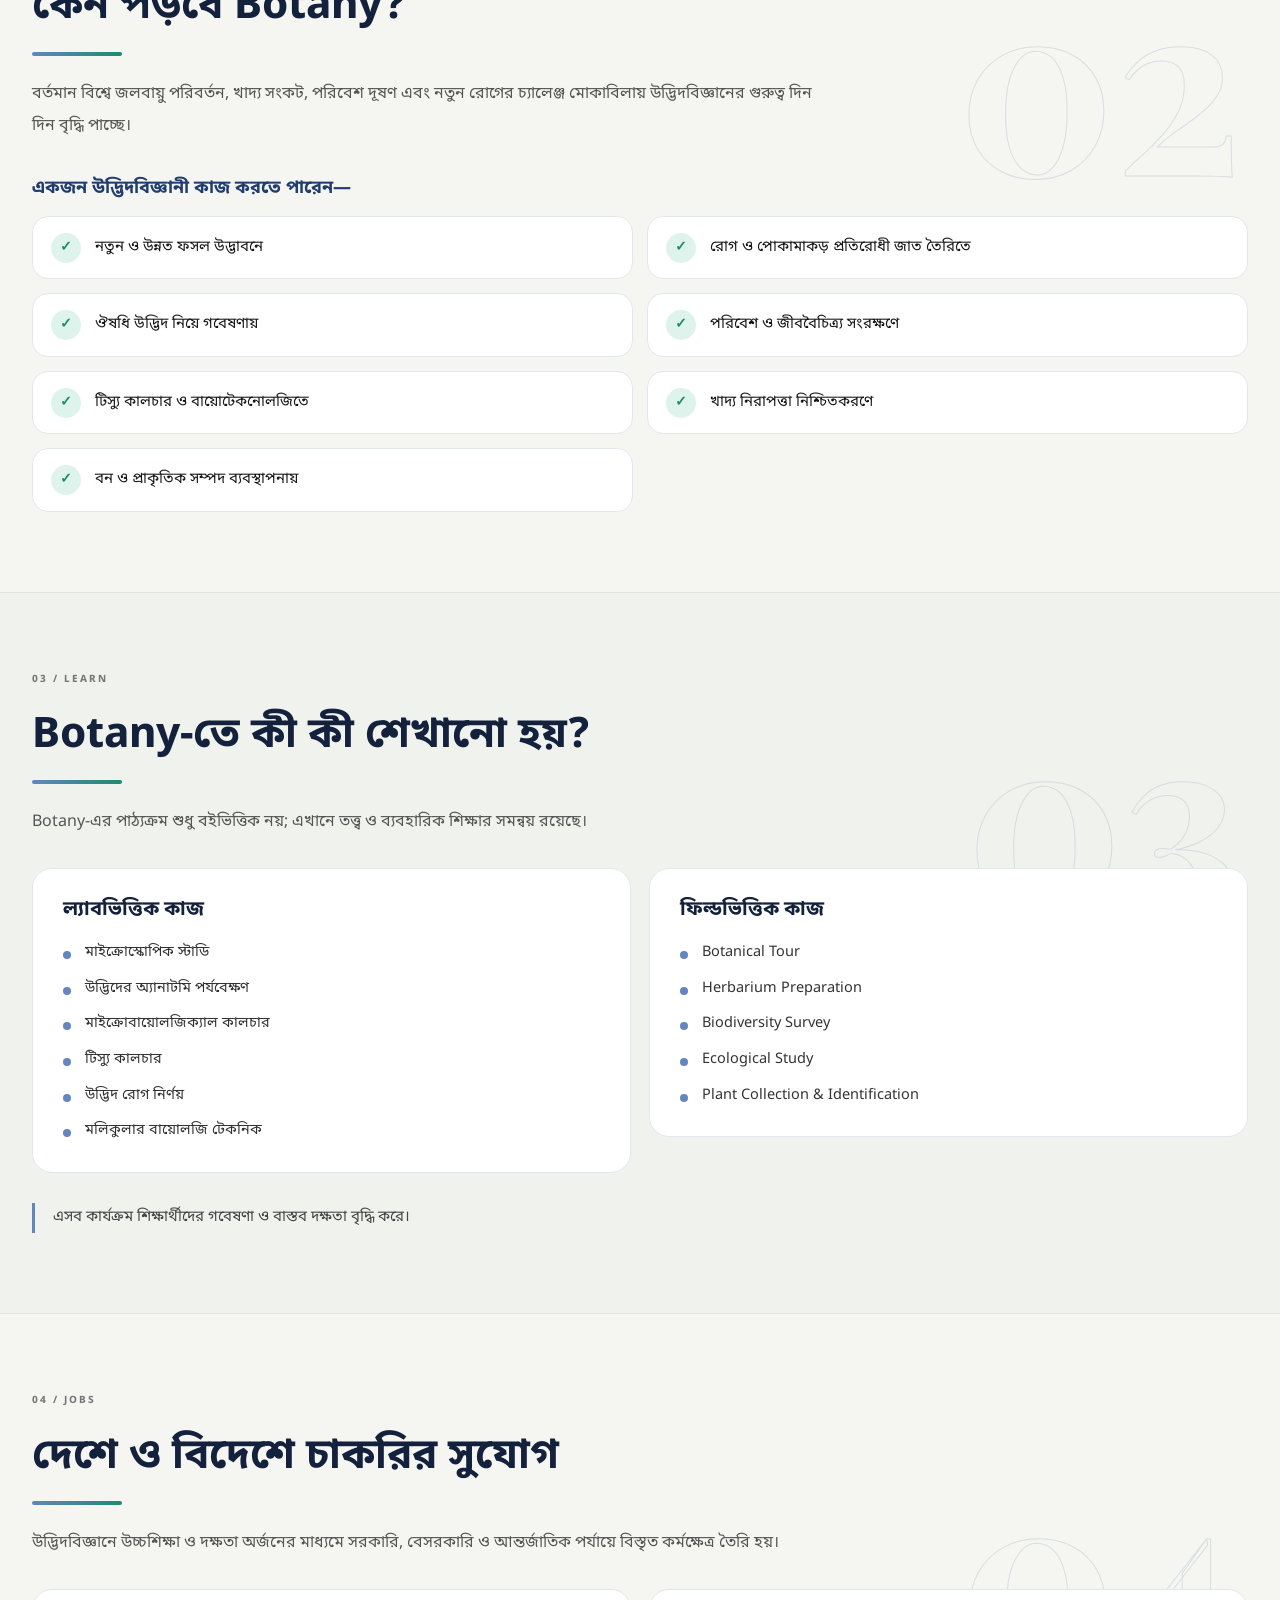
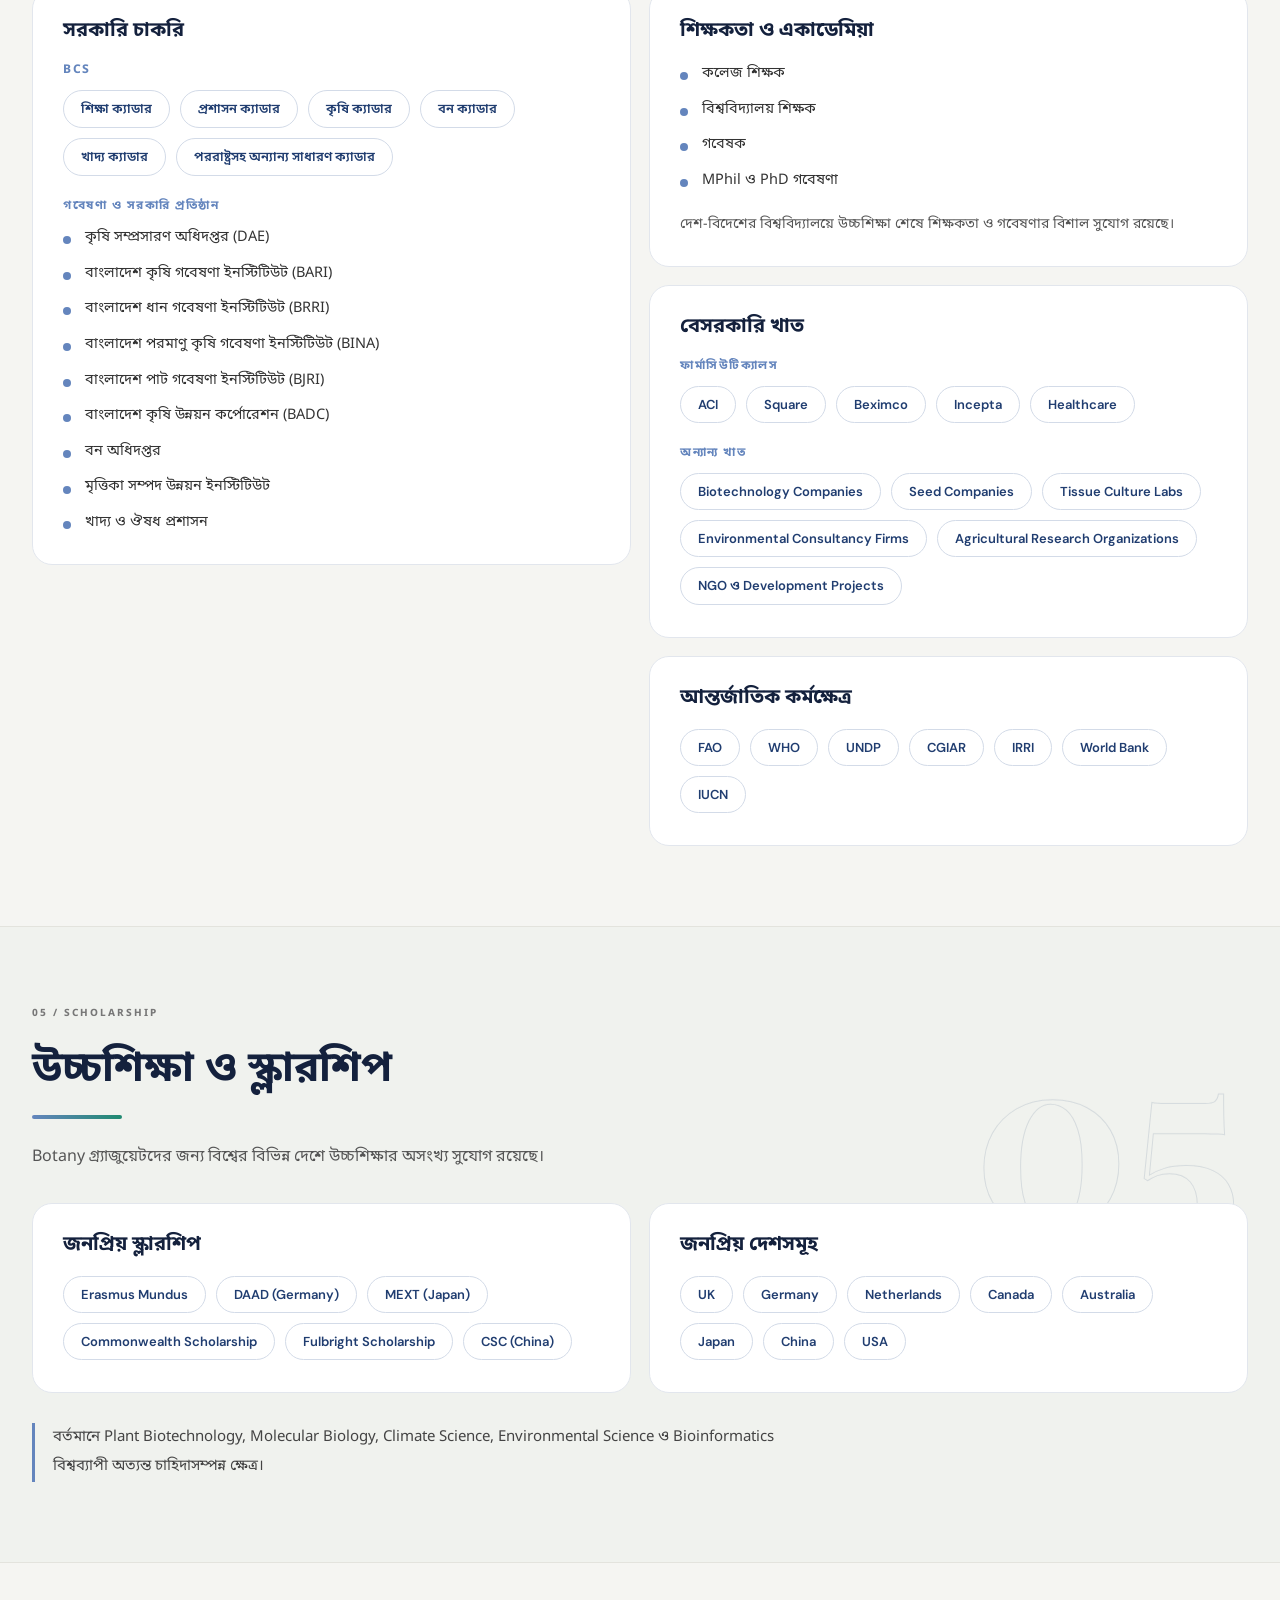
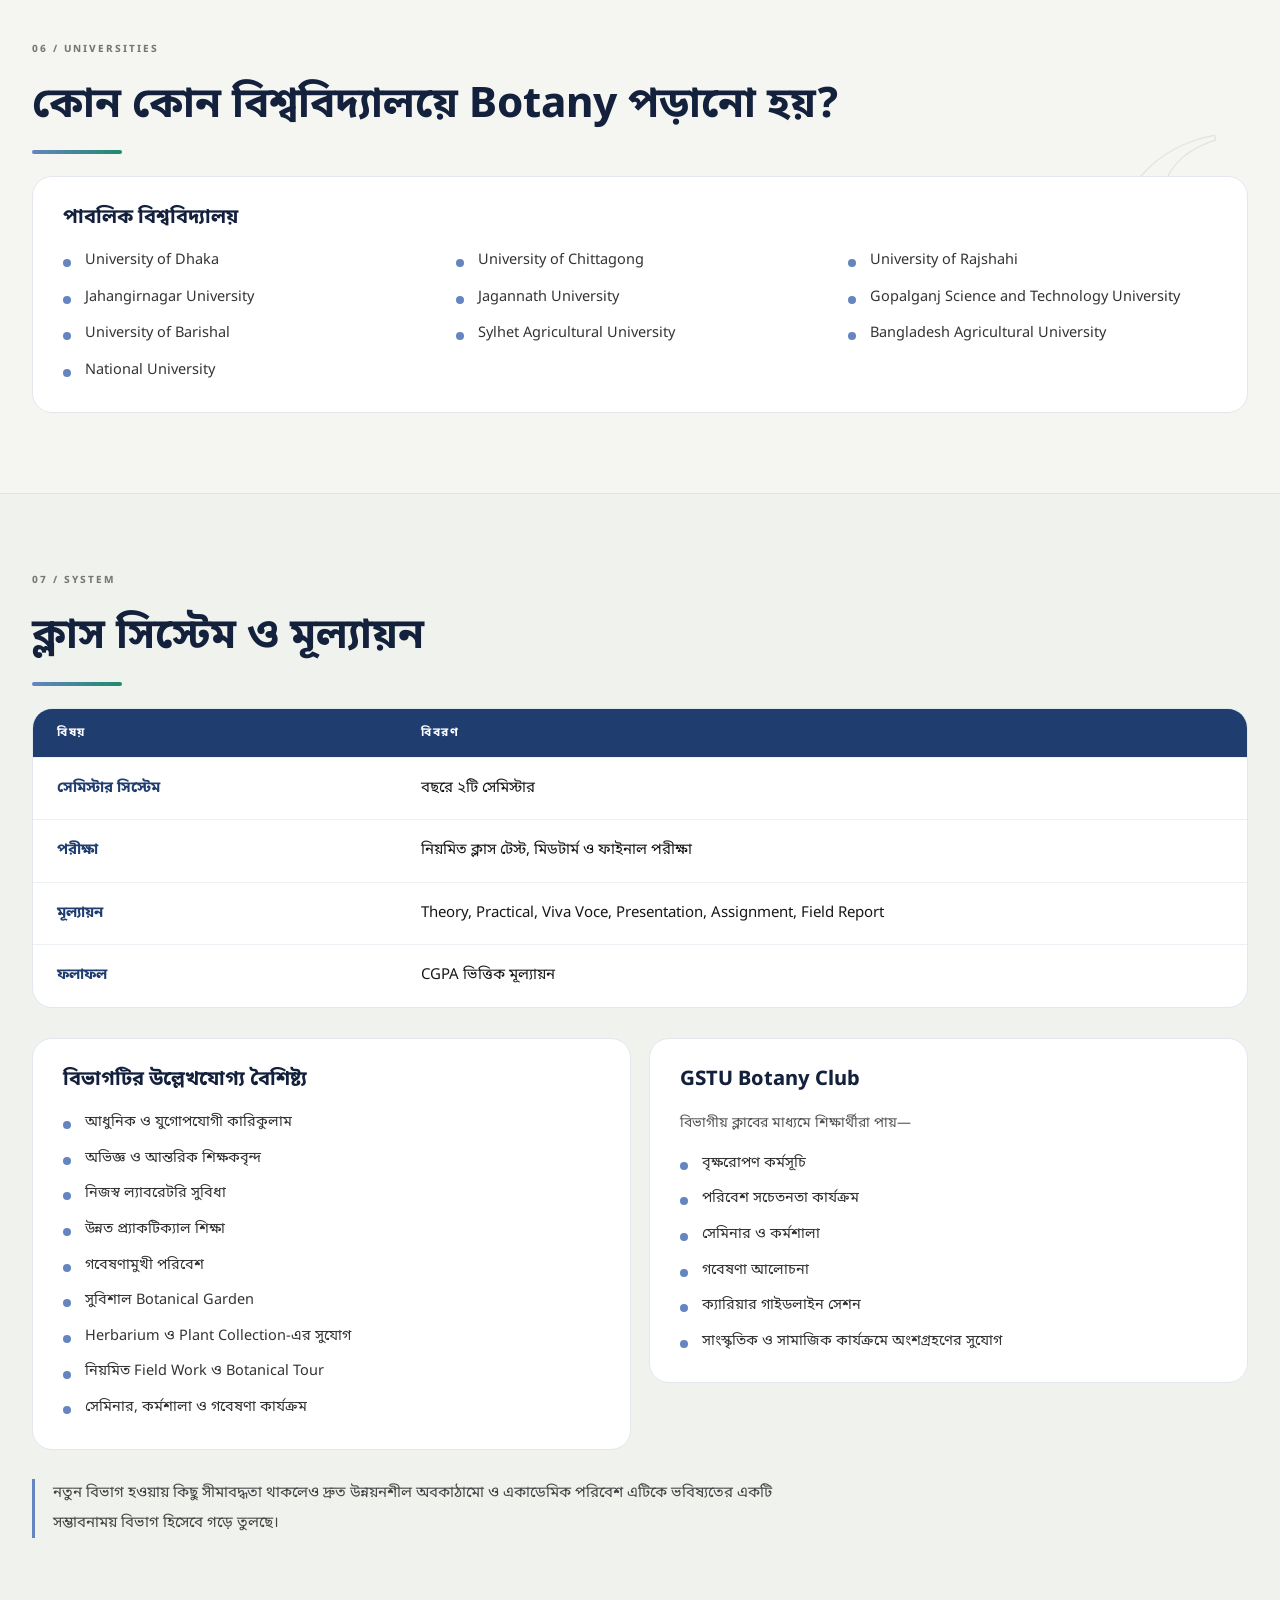
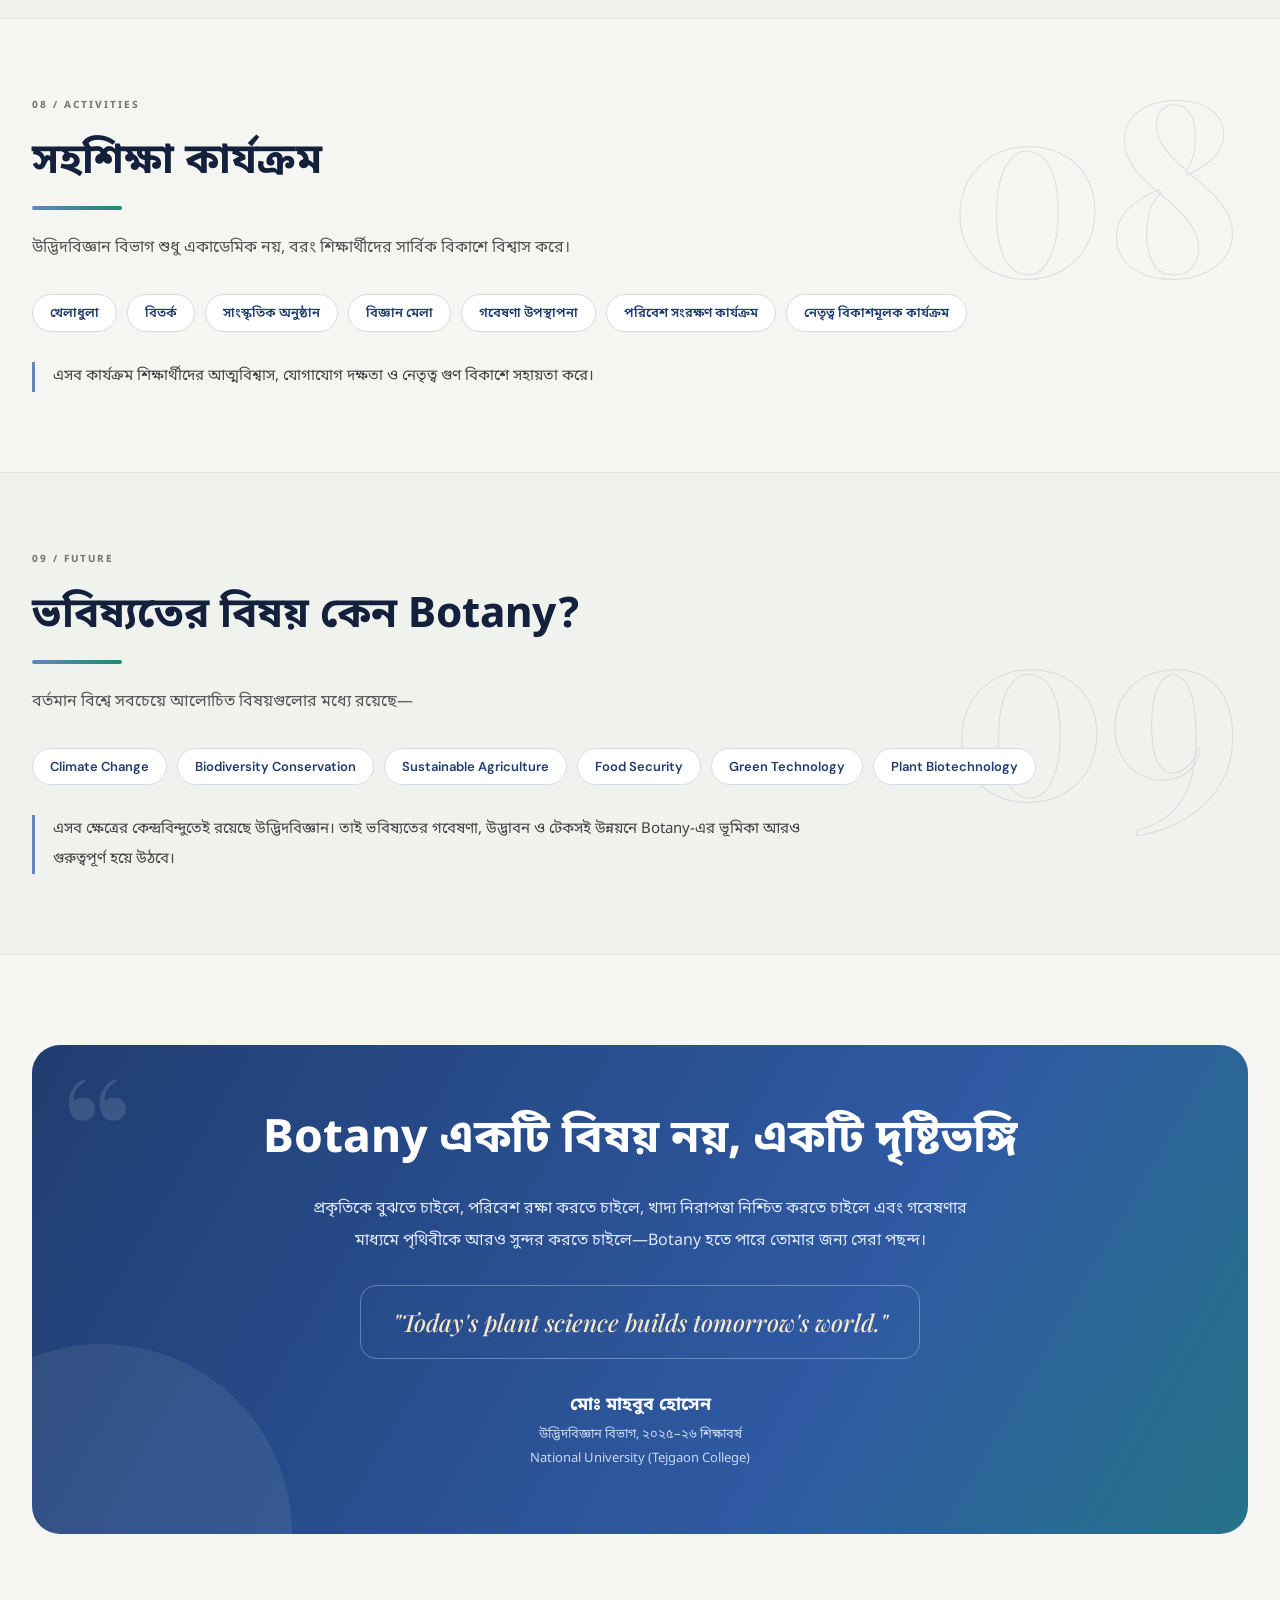
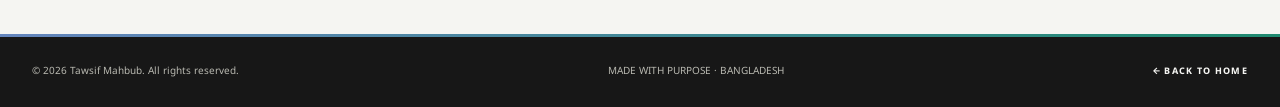
<file: botany-review.html>
<!doctype html>
<html lang="bn">
<head>
  <meta charset="utf-8">
  <meta name="viewport" content="width=device-width, initial-scale=1">
  <meta name="description" content="উদ্ভিদবিজ্ঞান (Botany) সাবজেক্ট রিভিউ — ক্যারিয়ার, উচ্চশিক্ষা, স্কলারশিপ ও বিভাগ পরিচিতি।">
  <title>উদ্ভিদবিজ্ঞান (Botany) সাবজেক্ট রিভিউ — Tawsif Mahbub</title>
  <link rel="preconnect" href="https://fonts.googleapis.com">
  <link rel="preconnect" href="https://fonts.gstatic.com" crossorigin>
  <link href="https://fonts.googleapis.com/css2?family=DM+Sans:wght@400;500;600;700&family=Playfair+Display:wght@500;600;700&family=Noto+Sans+Bengali:wght@400;500;600;700&display=swap" rel="stylesheet">
  <link rel="icon" type="image/png" href="[data-uri]">
  <link rel="stylesheet" href="style.css">
  <script>document.documentElement.classList.add("js");try{if(sessionStorage.getItem("tm-seen"))document.documentElement.classList.add("noloader");sessionStorage.setItem("tm-seen","1")}catch(e){}</script>
</head>
<body class="review-page">
<div class="loader" aria-hidden="true"><span>TM</span><i></i></div>
<div class="progress" id="progress" aria-hidden="true"></div>
<header class="header">
  <a class="logo" href="index.html#home"><span class="logo-symbol logo-photo"><img src="[data-uri]" alt="Tawsif Mahbub"></span><span>TAWSIF MAHBUB<span class="dot">.</span></span></a>
  <nav id="nav" class="nav">
    <a href="index.html#about" data-en="ABOUT" data-bn="পরিচিতি">ABOUT</a>
    <a href="index.html#interests" data-en="INTERESTS" data-bn="আগ্রহ">INTERESTS</a>
    <a href="index.html#academics" data-en="ACADEMICS" data-bn="একাডেমিক">ACADEMICS</a>
    <a href="index.html#platforms" data-en="PLATFORMS" data-bn="প্ল্যাটফর্ম">PLATFORMS</a>
    <a href="index.html#contact" data-en="CONTACT" data-bn="যোগাযোগ">CONTACT</a>
  </nav>
  <div class="header-right">
    <button id="language" class="language" type="button">বাংলা</button>
    <a class="header-contact" href="mailto:mahbubhossenrj@gmail.com" data-en="LET'S TALK ↗" data-bn="যোগাযোগ ↗">LET'S TALK ↗</a>
    <button id="menu" class="menu" aria-label="Open menu" aria-expanded="false">☰</button>
  </div>
</header>

<main>
  <section class="review-hero">
    <span class="acad-orb acad-orb-a"></span><span class="acad-orb acad-orb-b"></span><span class="acad-orb acad-orb-c"></span>
    <svg class="leaf leaf-1" viewBox="0 0 64 64" aria-hidden="true"><path d="M8 56C8 28 28 8 56 8c0 28-20 48-48 48z"/><path d="M8 56 40 24"/></svg><svg class="leaf leaf-2" viewBox="0 0 64 64" aria-hidden="true"><path d="M8 56C8 28 28 8 56 8c0 28-20 48-48 48z"/><path d="M8 56 40 24"/></svg><svg class="leaf leaf-3" viewBox="0 0 64 64" aria-hidden="true"><path d="M8 56C8 28 28 8 56 8c0 28-20 48-48 48z"/><path d="M8 56 40 24"/></svg>
    <div class="wrap review-hero-inner">
      <a class="back-link" href="index.html#academics">← হোমে ফিরে যান</a>
      <p class="hero-kicker">SUBJECT REVIEW</p>
      <h1><span class="w" style="--i:0">উদ্ভিদবিজ্ঞান</span> <span class="w grad" style="--i:1">(BOTANY)</span> <span class="w" style="--i:2">সাবজেক্ট</span> <span class="w" style="--i:3">রিভিউ</span></h1>
      <p class="review-intro">"গাছপালা পড়ে কী হবে?" এই প্রশ্নটি প্রায়ই শুনতে হয় উদ্ভিদবিজ্ঞান বিভাগের শিক্ষার্থীদের। অথচ বাস্তবতা হলো, পৃথিবীতে জীবনের অস্তিত্ব, খাদ্য নিরাপত্তা, পরিবেশ সংরক্ষণ, ঔষধ আবিষ্কার এবং টেকসই উন্নয়নের সঙ্গে উদ্ভিদবিজ্ঞান সরাসরি জড়িত। তাই Botany শুধু একটি বিষয় নয়, এটি প্রকৃতি ও মানবকল্যাণকে জানার একটি বিজ্ঞান।</p>
      <div class="chips chips-center"><span class="chip">মোঃ মাহবুব হোসেন</span><span class="chip">উদ্ভিদবিজ্ঞান বিভাগ</span><span class="chip">২০২৫–২৬ শিক্ষাবর্ষ</span><span class="chip chip-accent">National University (Tejgaon College)</span></div>
      <div class="stats"><div class="stat"><b data-count="21">0</b><span>উল্লেখযোগ্য শাখা</span></div><div class="stat"><b data-count="9">0</b><span>সরকারি গবেষণা প্রতিষ্ঠান</span></div><div class="stat"><b data-count="6">0</b><span>জনপ্রিয় স্কলারশিপ</span></div><div class="stat"><b data-count="10">0</b><span>তালিকাভুক্ত বিশ্ববিদ্যালয়</span></div></div>
    </div>
  </section>

  <nav class="toc" aria-label="সূচিপত্র"><div class="toc-inner"><a href="#what">কী?</a><a href="#why">কেন পড়বে</a><a href="#learn">কী শেখানো হয়</a><a href="#jobs">চাকরি</a><a href="#scholarship">স্কলারশিপ</a><a href="#universities">বিশ্ববিদ্যালয়</a><a href="#system">ক্লাস সিস্টেম</a><a href="#activities">সহশিক্ষা</a><a href="#future">ভবিষ্যৎ</a></div></nav>

  <section id="what" class="review-block" data-n="01"><div class="wrap">
    <div class="section-label label-row">01 / <span>WHAT</span></div>
    <h2>উদ্ভিদবিজ্ঞান কী?</h2>
    <p class="review-lead">উদ্ভিদবিজ্ঞান (Botany) জীববিজ্ঞানের একটি গুরুত্বপূর্ণ শাখা। এখানে উদ্ভিদের গঠন, বৃদ্ধি, প্রজনন, শ্রেণিবিন্যাস, জিনগত বৈশিষ্ট্য, রোগবালাই, পরিবেশের সাথে সম্পর্ক, জৈবপ্রযুক্তি এবং অর্থনৈতিক গুরুত্ব সম্পর্কে অধ্যয়ন ও গবেষণা করা হয়।</p>
    <h3 class="sub-h3">উল্লেখযোগ্য শাখাসমূহ</h3>
    <div class="tag-cloud"><span class="tag">Plant Physiology</span><span class="tag">Plant Taxonomy</span><span class="tag">Microbiology</span><span class="tag">Mycology</span><span class="tag">Phycology</span><span class="tag">Bryology</span><span class="tag">Pteridology</span><span class="tag">Plant Pathology</span><span class="tag">Genetics &amp; Plant Breeding</span><span class="tag">Molecular Biology</span><span class="tag">Biotechnology</span><span class="tag">Tissue Culture</span><span class="tag">Pharmacognosy</span><span class="tag">Ethnobotany</span><span class="tag">Ecology</span><span class="tag">Agronomy</span><span class="tag">Palynology</span><span class="tag">Soil Science</span><span class="tag">Bioinformatics</span><span class="tag">Environmental Botany</span><span class="tag">Lichenology</span></div>
  </div></section>
  <section id="why" class="review-block" data-n="02"><div class="wrap">
    <div class="section-label label-row">02 / <span>WHY</span></div>
    <h2>কেন পড়বে Botany?</h2>
    <p class="review-lead">বর্তমান বিশ্বে জলবায়ু পরিবর্তন, খাদ্য সংকট, পরিবেশ দূষণ এবং নতুন রোগের চ্যালেঞ্জ মোকাবিলায় উদ্ভিদবিজ্ঞানের গুরুত্ব দিন দিন বৃদ্ধি পাচ্ছে।</p>
    <h3 class="sub-h3">একজন উদ্ভিদবিজ্ঞানী কাজ করতে পারেন—</h3>
    <ul class="check-list"><li>নতুন ও উন্নত ফসল উদ্ভাবনে</li><li>রোগ ও পোকামাকড় প্রতিরোধী জাত তৈরিতে</li><li>ঔষধি উদ্ভিদ নিয়ে গবেষণায়</li><li>পরিবেশ ও জীববৈচিত্র্য সংরক্ষণে</li><li>টিস্যু কালচার ও বায়োটেকনোলজিতে</li><li>খাদ্য নিরাপত্তা নিশ্চিতকরণে</li><li>বন ও প্রাকৃতিক সম্পদ ব্যবস্থাপনায়</li></ul>
  </div></section>
  <section id="learn" class="review-block" data-n="03"><div class="wrap">
    <div class="section-label label-row">03 / <span>LEARN</span></div>
    <h2>Botany-তে কী কী শেখানো হয়?</h2>
    <p class="review-lead">Botany-এর পাঠ্যক্রম শুধু বইভিত্তিক নয়; এখানে তত্ত্ব ও ব্যবহারিক শিক্ষার সমন্বয় রয়েছে।</p>
    <div class="duo"><div class="panel"><h3>ল্যাবভিত্তিক কাজ</h3><ul class="panel-list"><li>মাইক্রোস্কোপিক স্টাডি</li><li>উদ্ভিদের অ্যানাটমি পর্যবেক্ষণ</li><li>মাইক্রোবায়োলজিক্যাল কালচার</li><li>টিস্যু কালচার</li><li>উদ্ভিদ রোগ নির্ণয়</li><li>মলিকুলার বায়োলজি টেকনিক</li></ul></div><div class="panel"><h3>ফিল্ডভিত্তিক কাজ</h3><ul class="panel-list"><li>Botanical Tour</li><li>Herbarium Preparation</li><li>Biodiversity Survey</li><li>Ecological Study</li><li>Plant Collection &amp; Identification</li></ul></div></div>
    <p class="review-note">এসব কার্যক্রম শিক্ষার্থীদের গবেষণা ও বাস্তব দক্ষতা বৃদ্ধি করে।</p>
  </div></section>
  <section id="jobs" class="review-block" data-n="04"><div class="wrap">
    <div class="section-label label-row">04 / <span>JOBS</span></div>
    <h2>দেশে ও বিদেশে চাকরির সুযোগ</h2>
    <p class="review-lead">উদ্ভিদবিজ্ঞানে উচ্চশিক্ষা ও দক্ষতা অর্জনের মাধ্যমে সরকারি, বেসরকারি ও আন্তর্জাতিক পর্যায়ে বিস্তৃত কর্মক্ষেত্র তৈরি হয়।</p>
    <div class="duo"><div class="panel"><h3>সরকারি চাকরি</h3><h4>BCS</h4><div class="tag-cloud"><span class="tag">শিক্ষা ক্যাডার</span><span class="tag">প্রশাসন ক্যাডার</span><span class="tag">কৃষি ক্যাডার</span><span class="tag">বন ক্যাডার</span><span class="tag">খাদ্য ক্যাডার</span><span class="tag">পররাষ্ট্রসহ অন্যান্য সাধারণ ক্যাডার</span></div><h4>গবেষণা ও সরকারি প্রতিষ্ঠান</h4><ul class="panel-list"><li>কৃষি সম্প্রসারণ অধিদপ্তর (DAE)</li><li>বাংলাদেশ কৃষি গবেষণা ইনস্টিটিউট (BARI)</li><li>বাংলাদেশ ধান গবেষণা ইনস্টিটিউট (BRRI)</li><li>বাংলাদেশ পরমাণু কৃষি গবেষণা ইনস্টিটিউট (BINA)</li><li>বাংলাদেশ পাট গবেষণা ইনস্টিটিউট (BJRI)</li><li>বাংলাদেশ কৃষি উন্নয়ন কর্পোরেশন (BADC)</li><li>বন অধিদপ্তর</li><li>মৃত্তিকা সম্পদ উন্নয়ন ইনস্টিটিউট</li><li>খাদ্য ও ঔষধ প্রশাসন</li></ul></div>
    <div class="stack"><div class="panel"><h3>শিক্ষকতা ও একাডেমিয়া</h3><ul class="panel-list"><li>কলেজ শিক্ষক</li><li>বিশ্ববিদ্যালয় শিক্ষক</li><li>গবেষক</li><li>MPhil ও PhD গবেষণা</li></ul><p class="panel-note">দেশ-বিদেশের বিশ্ববিদ্যালয়ে উচ্চশিক্ষা শেষে শিক্ষকতা ও গবেষণার বিশাল সুযোগ রয়েছে।</p></div>
    <div class="panel"><h3>বেসরকারি খাত</h3><h4>ফার্মাসিউটিক্যালস</h4><div class="tag-cloud"><span class="tag">ACI</span><span class="tag">Square</span><span class="tag">Beximco</span><span class="tag">Incepta</span><span class="tag">Healthcare</span></div><h4>অন্যান্য খাত</h4><div class="tag-cloud"><span class="tag">Biotechnology Companies</span><span class="tag">Seed Companies</span><span class="tag">Tissue Culture Labs</span><span class="tag">Environmental Consultancy Firms</span><span class="tag">Agricultural Research Organizations</span><span class="tag">NGO ও Development Projects</span></div></div>
    <div class="panel"><h3>আন্তর্জাতিক কর্মক্ষেত্র</h3><div class="tag-cloud"><span class="tag">FAO</span><span class="tag">WHO</span><span class="tag">UNDP</span><span class="tag">CGIAR</span><span class="tag">IRRI</span><span class="tag">World Bank</span><span class="tag">IUCN</span></div></div></div></div>
  </div></section>
  <section id="scholarship" class="review-block" data-n="05"><div class="wrap">
    <div class="section-label label-row">05 / <span>SCHOLARSHIP</span></div>
    <h2>উচ্চশিক্ষা ও স্কলারশিপ</h2>
    <p class="review-lead">Botany গ্র্যাজুয়েটদের জন্য বিশ্বের বিভিন্ন দেশে উচ্চশিক্ষার অসংখ্য সুযোগ রয়েছে।</p>
    <div class="duo"><div class="panel"><h3>জনপ্রিয় স্কলারশিপ</h3><div class="tag-cloud"><span class="tag">Erasmus Mundus</span><span class="tag">DAAD (Germany)</span><span class="tag">MEXT (Japan)</span><span class="tag">Commonwealth Scholarship</span><span class="tag">Fulbright Scholarship</span><span class="tag">CSC (China)</span></div></div><div class="panel"><h3>জনপ্রিয় দেশসমূহ</h3><div class="tag-cloud"><span class="tag">UK</span><span class="tag">Germany</span><span class="tag">Netherlands</span><span class="tag">Canada</span><span class="tag">Australia</span><span class="tag">Japan</span><span class="tag">China</span><span class="tag">USA</span></div></div></div>
    <p class="review-note">বর্তমানে Plant Biotechnology, Molecular Biology, Climate Science, Environmental Science ও Bioinformatics বিশ্বব্যাপী অত্যন্ত চাহিদাসম্পন্ন ক্ষেত্র।</p>
  </div></section>
  <section id="universities" class="review-block" data-n="06"><div class="wrap">
    <div class="section-label label-row">06 / <span>UNIVERSITIES</span></div>
    <h2>কোন কোন বিশ্ববিদ্যালয়ে Botany পড়ানো হয়?</h2>
    <div class="panel"><h3>পাবলিক বিশ্ববিদ্যালয়</h3><ul class="panel-list cols-3"><li>University of Dhaka</li><li>University of Chittagong</li><li>University of Rajshahi</li><li>Jahangirnagar University</li><li>Jagannath University</li><li>Gopalganj Science and Technology University</li><li>University of Barishal</li><li>Sylhet Agricultural University</li><li>Bangladesh Agricultural University</li><li>National University</li></ul></div>
  </div></section>
  <section id="system" class="review-block" data-n="07"><div class="wrap">
    <div class="section-label label-row">07 / <span>SYSTEM</span></div>
    <h2>ক্লাস সিস্টেম ও মূল্যায়ন</h2>
    <div class="table-wrap"><table class="review-table"><thead><tr><th>বিষয়</th><th>বিবরণ</th></tr></thead><tbody>
      <tr><td>সেমিস্টার সিস্টেম</td><td>বছরে ২টি সেমিস্টার</td></tr>
      <tr><td>পরীক্ষা</td><td>নিয়মিত ক্লাস টেস্ট, মিডটার্ম ও ফাইনাল পরীক্ষা</td></tr>
      <tr><td>মূল্যায়ন</td><td>Theory, Practical, Viva Voce, Presentation, Assignment, Field Report</td></tr>
      <tr><td>ফলাফল</td><td>CGPA ভিত্তিক মূল্যায়ন</td></tr></tbody></table></div>
    <div class="duo"><div class="panel"><h3>বিভাগটির উল্লেখযোগ্য বৈশিষ্ট্য</h3><ul class="panel-list"><li>আধুনিক ও যুগোপযোগী কারিকুলাম</li><li>অভিজ্ঞ ও আন্তরিক শিক্ষকবৃন্দ</li><li>নিজস্ব ল্যাবরেটরি সুবিধা</li><li>উন্নত প্র্যাকটিক্যাল শিক্ষা</li><li>গবেষণামুখী পরিবেশ</li><li>সুবিশাল Botanical Garden</li><li>Herbarium ও Plant Collection-এর সুযোগ</li><li>নিয়মিত Field Work ও Botanical Tour</li><li>সেমিনার, কর্মশালা ও গবেষণা কার্যক্রম</li></ul></div><div class="panel"><h3>GSTU Botany Club</h3><p class="panel-note first">বিভাগীয় ক্লাবের মাধ্যমে শিক্ষার্থীরা পায়—</p><ul class="panel-list"><li>বৃক্ষরোপণ কর্মসূচি</li><li>পরিবেশ সচেতনতা কার্যক্রম</li><li>সেমিনার ও কর্মশালা</li><li>গবেষণা আলোচনা</li><li>ক্যারিয়ার গাইডলাইন সেশন</li><li>সাংস্কৃতিক ও সামাজিক কার্যক্রমে অংশগ্রহণের সুযোগ</li></ul></div></div>
    <p class="review-note">নতুন বিভাগ হওয়ায় কিছু সীমাবদ্ধতা থাকলেও দ্রুত উন্নয়নশীল অবকাঠামো ও একাডেমিক পরিবেশ এটিকে ভবিষ্যতের একটি সম্ভাবনাময় বিভাগ হিসেবে গড়ে তুলছে।</p>
  </div></section>
  <section id="activities" class="review-block" data-n="08"><div class="wrap">
    <div class="section-label label-row">08 / <span>ACTIVITIES</span></div>
    <h2>সহশিক্ষা কার্যক্রম</h2>
    <p class="review-lead">উদ্ভিদবিজ্ঞান বিভাগ শুধু একাডেমিক নয়, বরং শিক্ষার্থীদের সার্বিক বিকাশে বিশ্বাস করে।</p>
    <div class="tag-cloud"><span class="tag">খেলাধুলা</span><span class="tag">বিতর্ক</span><span class="tag">সাংস্কৃতিক অনুষ্ঠান</span><span class="tag">বিজ্ঞান মেলা</span><span class="tag">গবেষণা উপস্থাপনা</span><span class="tag">পরিবেশ সংরক্ষণ কার্যক্রম</span><span class="tag">নেতৃত্ব বিকাশমূলক কার্যক্রম</span></div>
    <p class="review-note">এসব কার্যক্রম শিক্ষার্থীদের আত্মবিশ্বাস, যোগাযোগ দক্ষতা ও নেতৃত্ব গুণ বিকাশে সহায়তা করে।</p>
  </div></section>
  <section id="future" class="review-block" data-n="09"><div class="wrap">
    <div class="section-label label-row">09 / <span>FUTURE</span></div>
    <h2>ভবিষ্যতের বিষয় কেন Botany?</h2>
    <p class="review-lead">বর্তমান বিশ্বে সবচেয়ে আলোচিত বিষয়গুলোর মধ্যে রয়েছে—</p>
    <div class="tag-cloud"><span class="tag">Climate Change</span><span class="tag">Biodiversity Conservation</span><span class="tag">Sustainable Agriculture</span><span class="tag">Food Security</span><span class="tag">Green Technology</span><span class="tag">Plant Biotechnology</span></div>
    <p class="review-note">এসব ক্ষেত্রের কেন্দ্রবিন্দুতেই রয়েছে উদ্ভিদবিজ্ঞান। তাই ভবিষ্যতের গবেষণা, উদ্ভাবন ও টেকসই উন্নয়নে Botany-এর ভূমিকা আরও গুরুত্বপূর্ণ হয়ে উঠবে।</p>
  </div></section>

  <section class="review-finale">
    <div class="wrap">
      <div class="quote-block">
        <span class="quote-mark">“</span>
        <h2>Botany একটি বিষয় নয়, একটি দৃষ্টিভঙ্গি</h2>
        <p>প্রকৃতিকে বুঝতে চাইলে, পরিবেশ রক্ষা করতে চাইলে, খাদ্য নিরাপত্তা নিশ্চিত করতে চাইলে এবং গবেষণার মাধ্যমে পৃথিবীকে আরও সুন্দর করতে চাইলে—Botany হতে পারে তোমার জন্য সেরা পছন্দ।</p>
        <blockquote>"Today's plant science builds tomorrow's world."</blockquote>
        <div class="signature"><strong>মোঃ মাহবুব হোসেন</strong><span>উদ্ভিদবিজ্ঞান বিভাগ, ২০২৫–২৬ শিক্ষাবর্ষ<br>National University (Tejgaon College)</span></div>
      </div>
    </div>
  </section>
</main>

<footer class="footer">
  <div class="footer-bottom"><div class="wrap bottom-inner"><span>© <span id="year"></span> Tawsif Mahbub. All rights reserved.</span><span>MADE WITH PURPOSE · BANGLADESH</span><a href="index.html#home">← BACK TO HOME</a></div></div>
</footer>
<button class="to-top" id="toTop" type="button" aria-label="উপরে যান"><span>↑</span></button>
<script src="script.js"></script>
</body>
</html>
</file>
<file: style.css>
*{box-sizing:border-box}html{scroll-behavior:smooth;scroll-padding-top:90px}body{margin:0;background:#F5F5F2;color:#171717;font-family:"DM Sans",Arial,sans-serif}body.bn{font-family:"Noto Sans Bengali",sans-serif}body.bn h1,body.bn h2,body.bn h3,body.bn .logo{font-family:"Noto Sans Bengali",sans-serif}a{color:inherit}.wrap{width:min(1390px,calc(100% - 64px));margin:auto}.header{height:88px;width:min(1390px,calc(100% - 64px));margin:auto;display:flex;align-items:center;justify-content:space-between;border-bottom:1px solid #deded8;gap:25px}.logo{display:flex;align-items:center;gap:12px;text-decoration:none;font-size:13px;font-weight:700;letter-spacing:1.4px;white-space:nowrap}.logo-symbol{width:36px;height:36px;border:1px solid #111;border-radius:50%;display:grid;place-items:center;font-family:"Playfair Display",serif;font-size:12px;letter-spacing:-1px}.dot{font-family:inherit}.nav{display:flex;gap:34px}.nav a,.header-contact{font-size:10px;letter-spacing:1.7px;text-decoration:none;font-weight:700}.nav a{color:#555;transition:.2s}.nav a:hover,.footer a:hover{color:#888}.header-right{display:flex;align-items:center;gap:18px}.language{border:1px solid #ccc;background:#fff;padding:9px 12px;font:600 11px "DM Sans",sans-serif;cursor:pointer}.header-contact{background:#111;color:#fff;padding:13px 17px}.menu{display:none;border:0;background:none;font-size:24px}.hero{min-height:650px;display:grid;grid-template-columns:1.05fr .95fr;align-items:center;gap:60px;padding-top:70px;padding-bottom:80px}.eyebrow{font-size:9px;letter-spacing:1.6px;color:#555;font-weight:700;display:flex;align-items:center;gap:10px}.eyebrow span:first-child{width:7px;height:7px;border-radius:50%;background:#111}.intro{font:500 21px "Playfair Display",serif;margin:48px 0 5px}.hero h1{font:600 clamp(65px,8.5vw,112px)/.91 "Playfair Display",serif;letter-spacing:-5px;margin:0}.hero h1 span{font-style:italic;color:#777}.hero h2{font:500 18px "DM Sans",sans-serif;margin:28px 0 12px}.description{max-width:570px;color:#666;font-size:14px;line-height:1.9}.hero-actions{display:flex;gap:12px;flex-wrap:wrap;margin-top:28px}.button{padding:14px 18px;text-decoration:none;font-size:10px;letter-spacing:1px;font-weight:700}.button-black{background:#111;color:#fff;border:1px solid #111}.button-outline{border:1px solid #bbb}.hero-social{display:flex;gap:22px;margin-top:43px}.hero-social a{font-size:11px;color:#555;text-decoration:none;border-bottom:1px solid #ccc;padding-bottom:4px}.hero-side{height:440px;position:relative;display:grid;place-items:center;background:#ECECE7;overflow:hidden}.hero-side:before,.hero-side:after{content:"";position:absolute;width:420px;height:420px;border:1px solid #ddd;border-radius:50%}.hero-side:after{width:300px;height:300px}.frame{position:absolute;border:1px solid #bbb;width:64%;height:68%;transform:rotate(8deg)}.frame-two{transform:rotate(-8deg);width:58%;height:73%;border-color:#ddd}.monogram{position:relative;font:600 clamp(130px,17vw,220px)/1 "Playfair Display",serif;letter-spacing:-20px;color:#111;z-index:1}.monogram span{color:#888}.side-note{position:absolute;top:24px;left:25px;right:25px;display:flex;justify-content:space-between;font-size:8px;letter-spacing:1.5px;color:#777}.side-caption{position:absolute;bottom:24px;font-size:9px;letter-spacing:3px;color:#555}.ticker{border-block:1px solid #deded8;overflow:hidden;padding:18px 0;white-space:nowrap}.ticker div{text-align:center;font-size:10px;font-weight:700;letter-spacing:3px;word-spacing:8px}.ticker b{padding:0 20px;font-size:13px}.section{padding-top:110px;padding-bottom:115px}.section-label{font-size:10px;letter-spacing:2px;font-weight:700;color:#777}.about-grid{display:grid;grid-template-columns:1fr 1fr;gap:90px;margin-top:45px}.about-grid h2,.platform-heading h2{font:600 clamp(40px,5.2vw,65px)/1.15 "Playfair Display",serif;letter-spacing:-1.5px;margin:0}.about-copy{max-width:560px}.about-copy p{font-size:14px;line-height:2;color:#666;margin:0 0 18px}.underlink{font-size:12px;font-weight:700;text-decoration:none;border-bottom:1px solid #111;padding-bottom:5px;display:inline-block;margin-top:10px}.section-border{border-block:1px solid #deded8;background:#EEEFEA}.interest-grid{display:grid;grid-template-columns:repeat(3,1fr);gap:0;margin-top:48px}.interest-grid article{padding:25px 32px 20px 0;min-height:235px;border-right:1px solid #ddd;position:relative}.interest-grid article+article{padding-left:32px}.interest-grid article:last-child{border:0}.number{font-size:10px;color:#888;letter-spacing:1px}.interest-icon{font:34px "Playfair Display",serif;margin-top:25px}.interest-grid h3{font:600 19px "Playfair Display",serif;margin:18px 0 9px}.interest-grid p{font-size:12px;line-height:1.8;color:#777;max-width:270px}.platform-heading{display:flex;justify-content:space-between;align-items:end;gap:25px;margin:35px 0 38px}.platform-heading h2 em,.contact-content h2 em{font-weight:500;color:#777}.platform-heading p{font-size:12px;color:#777}.platform-list{border-top:1px solid #ddd}.platform-list a{display:grid;grid-template-columns:70px 1fr 220px 30px;align-items:center;gap:20px;padding:23px 10px;border-bottom:1px solid #ddd;text-decoration:none;transition:.2s}.platform-list a:hover{background:#f7f7f7;padding-left:18px}.platform-list a>span{font-size:10px;color:#888}.platform-list strong{font:600 20px "Playfair Display",serif}.platform-list small{font-size:9px;letter-spacing:1.5px;color:#888}.platform-list b{font-size:20px;font-weight:400}.contact-band{background:#111;color:#fff;padding:85px 0}.contact-content{display:flex;align-items:end;justify-content:space-between;gap:35px}.contact-content .section-label{color:#aaa}.contact-content h2{font:600 clamp(42px,6vw,74px)/1.1 "Playfair Display",serif;letter-spacing:-1.5px;margin:25px 0 0}.contact-content h2 em{color:#aaa}.contact-mail{font-size:14px;text-decoration:none;border-bottom:1px solid #777;padding-bottom:13px;white-space:nowrap}.contact-mail span{padding-left:20px}.footer{background:#171717;color:#F5F5F2}.footer-main{display:grid;grid-template-columns:1.5fr 1fr 1fr .8fr;gap:55px;padding-top:65px;padding-bottom:65px}.footer-logo{margin-bottom:28px}.footer-about>p{font:14px/1.7 "Playfair Display",serif;color:#C5C5BE;max-width:350px;margin:0 0 22px}.footer-about h4,.footer-column h4{font-size:10px;letter-spacing:1.8px;margin:25px 0 15px;color:#F5F5F2}.footer-about p a{text-decoration:none}.footer-column{display:flex;flex-direction:column;align-items:flex-start;gap:17px}.footer-column h4{margin:3px 0 13px}.footer-column a{font:15px "Playfair Display",serif;text-decoration:none;color:#D8D8D1}.footer-bottom{border-top:1px solid #3A3A3A}.bottom-inner{min-height:72px;display:flex;align-items:center;justify-content:space-between;gap:20px;font-size:10px;color:#B9B9B1}.bottom-inner a{text-decoration:none;color:#F5F5F2;font-size:9px;letter-spacing:1.3px;font-weight:700}
@media(max-width:900px){.nav{gap:17px}.hero{gap:25px}.footer-main{grid-template-columns:1.4fr 1fr 1fr;gap:35px}.footer-column:last-child{grid-column:2}.hero-side{height:380px}}
@media(max-width:680px){.wrap,.header{width:calc(100% - 36px)}.header{height:72px}.logo{font-size:11px}.logo-symbol{width:32px;height:32px}.nav{display:none;position:absolute;top:72px;left:0;right:0;background:#fff;padding:22px 20px;border-bottom:1px solid #ddd;flex-direction:column;gap:20px}.nav.open{display:flex}.header{position:relative}.header-contact{display:none}.menu{display:block}.header-right{gap:12px}.hero{grid-template-columns:1fr;padding-top:65px;gap:40px}.hero h1{font-size:76px}.hero-side{height:330px}.section{padding-top:75px;padding-bottom:80px}.about-grid{grid-template-columns:1fr;gap:30px;margin-top:30px}.about-grid h2{font-size:43px}.interest-grid{grid-template-columns:1fr}.interest-grid article,.interest-grid article+article{padding:22px 0;border-right:0;border-bottom:1px solid #ddd;min-height:auto}.interest-grid article:last-child{border-bottom:0}.interest-icon{margin-top:16px}.platform-heading{display:block}.platform-heading h2{font-size:42px}.platform-list a{grid-template-columns:34px 1fr 22px;gap:10px;padding:20px 2px}.platform-list small{display:none}.platform-list strong{font-size:17px}.contact-band{padding:65px 0}.contact-content{display:block}.contact-content h2{font-size:49px}.contact-mail{display:inline-block;margin-top:35px;font-size:12px}.footer-main{grid-template-columns:1fr 1fr;gap:38px 25px;padding-top:45px;padding-bottom:45px}.footer-about{grid-column:1/-1}.footer-column:last-child{grid-column:auto}.bottom-inner{padding:18px 0;flex-wrap:wrap;line-height:1.7}.bottom-inner span:nth-child(2){display:none}}

/* Minimal Luxury palette refinements */
.header{background:#F5F5F2}
.language{background:transparent;border-color:#c9c9c1;color:#171717}
.button-outline{border-color:#b9b9b0}
.hero-side{background:#ECECE7}
.platform-list a:hover{background:#EEEFEA}
.contact-band{background:#171717}
.footer-logo .logo-symbol{border-color:#F5F5F2}
.footer .logo{color:#F5F5F2}
.footer a:hover{color:#fff}
@media(max-width:680px){.nav{background:#F5F5F2}}

/* Editorial hero inspired by the supplied reference */
.hero-showcase{position:relative;width:100%;min-height:735px;padding:65px 24px 54px;display:flex;justify-content:center;align-items:center;overflow:hidden;background:#fff;border-bottom:1px solid #e5e9f0}
.hero-center{position:relative;z-index:2;width:min(900px,100%);text-align:center;margin:auto}
.hero-location{display:flex;justify-content:center;align-items:center;gap:10px;color:#6b86b7;font:italic 17px "Playfair Display",serif;margin:0 0 32px}
.hero-location span{width:8px;height:8px;border-radius:50%;background:#7795c8}
.hero-kicker{font-size:10px;letter-spacing:3px;font-weight:700;color:#6c7d9b;margin:0 0 18px}
.hero-display{display:flex;flex-direction:column;align-items:center;font-family:Impact,"Arial Narrow",sans-serif;font-stretch:condensed;font-size:clamp(52px,8.2vw,112px);font-weight:900;line-height:.83;letter-spacing:-3px;color:#203d70;margin:0 auto 30px}
.hero-display span{display:block;transform:scaleX(.88)}
.hero-display .blue-word{color:#6485bd}
.hero-subtitle{font:600 20px "Playfair Display",serif;color:#203d70;margin:0 auto 12px}
.hero-description{font:16px/1.8 "Playfair Display",serif;color:#536785;max-width:650px;margin:0 auto}
.hero-actions-center{justify-content:center;margin-top:31px}
.hero-primary{background:#203d70;color:#fff;border:1px solid #203d70;border-radius:50px;padding:17px 27px;box-shadow:0 12px 26px #203d7020}
.hero-secondary{border:1.5px solid #203d70;color:#203d70;border-radius:50px;padding:17px 27px;background:#fff}
.hero-proof{display:flex;align-items:center;justify-content:center;gap:16px;margin:43px auto 22px;color:#8290a5;font-size:8px;letter-spacing:2px;font-weight:700}
.proof-line{height:1px;width:42px;background:#d6dce6}
.hero-platform-logos{display:flex;justify-content:center;align-items:center;gap:45px;margin-top:18px}
.hero-platform-logos a{display:flex;align-items:center;gap:9px;text-decoration:none;color:#263d66;font:600 13px "DM Sans",sans-serif}
.brand-icon{width:27px;height:27px;display:grid;place-items:center}
.brand-icon svg{width:24px;height:24px;fill:currentColor}
.instagram-icon svg{fill:none;stroke:currentColor;stroke-width:2}.instagram-icon .fill-dot{fill:currentColor;stroke:none}
.youtube-icon{color:#df2929}.instagram-icon{color:#9c5c87}.facebook-icon{color:#3266a8}
.hero-orb{position:absolute;border-radius:50%;filter:blur(3px);pointer-events:none}
.orb-blue{width:210px;height:210px;right:7%;top:-15px;background:#dfe7f3}
.orb-gold{width:76px;height:76px;right:5%;top:58%;background:#f8e8c8;filter:blur(4px)}
.orb-soft{width:130px;height:130px;left:8%;bottom:7%;background:#d9e4f2;filter:blur(5px)}
.platforms-section{padding-top:105px;padding-bottom:115px}
.platform-cards{display:grid;grid-template-columns:repeat(3,1fr);gap:16px;margin-top:40px}
.platform-card{min-height:230px;position:relative;display:flex;flex-direction:column;align-items:flex-start;padding:24px 25px;text-decoration:none;border:1px solid #e2e6ed;border-radius:15px;background:#fff;overflow:hidden;transition:transform .25s,box-shadow .25s,border-color .25s}
.platform-card:after{content:"";position:absolute;width:140px;height:140px;border-radius:50%;right:-48px;bottom:-60px;background:#edf1f7;transition:transform .3s}
.platform-card:hover{transform:translateY(-6px);box-shadow:0 18px 38px #172e5014;border-color:#b8c6dc}
.platform-card:hover:after{transform:scale(1.35)}
.platform-card-top{font-size:9px;letter-spacing:1.7px;color:#8a96a9;font-weight:700}
.platform-brand{width:53px;height:53px;border-radius:15px;display:grid;place-items:center;margin:24px 0 15px}
.platform-brand svg{width:29px;height:29px;fill:currentColor}
.instagram-brand svg{fill:none;stroke:currentColor;stroke-width:2}.instagram-brand .fill-dot{fill:currentColor;stroke:none}
.youtube-brand{background:#fff0ef;color:#e62117}.instagram-brand{background:#f7edf5;color:#a34b83}.facebook-brand{background:#edf3ff;color:#2874d0}
.platform-card strong{font:600 20px "Playfair Display",serif;color:#182e51;z-index:1}
.platform-card small{font-size:11px;color:#8993a3;margin-top:6px;z-index:1}
.platform-arrow{position:absolute;right:23px;top:22px;font-size:20px;color:#7387a8;z-index:1}
.platform-heading h2{color:#172e50}
.platform-heading h2 em{color:#6c88b9}
@media(max-width:680px){
 .hero-showcase{min-height:650px;padding:65px 18px 45px}
 .hero-display{font-size:clamp(43px,12vw,68px);letter-spacing:-1.8px}
 .hero-location{font-size:14px;margin-bottom:26px}
 .hero-subtitle{font-size:17px}.hero-description{font-size:14px}
 .hero-actions-center{gap:10px}.hero-actions-center .button{font-size:9px;padding:14px 16px}
 .hero-proof{font-size:7px;letter-spacing:1px;gap:8px;margin-top:35px}.proof-line{width:20px}
 .hero-platform-logos{gap:18px;flex-wrap:wrap}.hero-platform-logos a{font-size:11px;gap:5px}
 .hero-orb.orb-blue{width:120px;height:120px;right:-20px}.orb-gold{width:50px;height:50px;right:0}.orb-soft{width:85px;height:85px;left:-30px}
 .platform-cards{grid-template-columns:1fr 1fr;gap:11px;margin-top:28px}
 .platform-card{min-height:205px;padding:17px 15px}.platform-card strong{font-size:16px}.platform-card-top{font-size:7px;letter-spacing:1px}.platform-brand{width:45px;height:45px;margin:22px 0 13px}
}
@media(max-width:390px){.platform-cards{grid-template-columns:1fr}.hero-actions-center{flex-direction:column;align-items:center}.hero-actions-center .button{width:220px;text-align:center}}

/* ===== Motion & Academics ===== */
@keyframes rise{from{opacity:0;transform:translateY(28px)}to{opacity:1;transform:none}}
@keyframes float{0%,100%{transform:translateY(0)}50%{transform:translateY(-18px)}}
@keyframes drift{0%,100%{transform:translate(0,0) scale(1)}50%{transform:translate(18px,-22px) scale(1.08)}}
@keyframes bob{0%,100%{transform:translateY(0)}50%{transform:translateY(-3px)}}
@keyframes shine{to{background-position:200% 0}}
@keyframes marquee{to{transform:translateX(-50%)}}
@keyframes pulse{0%{box-shadow:0 0 0 0 #6485bd66}100%{box-shadow:0 0 0 12px #6485bd00}}
.progress{position:fixed;top:0;left:0;right:0;height:3px;background:linear-gradient(90deg,#6485bd,#203d70);transform:scaleX(0);transform-origin:left;z-index:200}
.hero-center>*{animation:rise 1s cubic-bezier(.2,.7,.2,1) backwards}
.hero-center>*:nth-child(1){animation-delay:.05s}.hero-center>*:nth-child(2){animation-delay:.15s}.hero-center>*:nth-child(3){animation-delay:.28s}.hero-center>*:nth-child(4){animation-delay:.42s}.hero-center>*:nth-child(5){animation-delay:.52s}.hero-center>*:nth-child(6){animation-delay:.62s}.hero-center>*:nth-child(7){animation-delay:.72s}.hero-center>*:nth-child(8){animation-delay:.82s}
.orb-blue{animation:float 7s ease-in-out infinite}.orb-gold{animation:float 5.5s ease-in-out -2s infinite}.orb-soft{animation:float 8s ease-in-out -4s infinite}
.hero-display .blue-word{background:linear-gradient(90deg,#6485bd,#203d70,#6485bd);background-size:200% 100%;-webkit-background-clip:text;background-clip:text;color:transparent;animation:shine 6s linear infinite}
.hero-primary{transition:transform .25s,box-shadow .25s}.hero-primary:hover{transform:translateY(-3px);box-shadow:0 12px 26px #203d7030}
.ticker{background:#fff}
.ticker .ticker-track{display:flex;width:max-content;text-align:left;animation:marquee 38s linear infinite}
.ticker .ticker-track:hover{animation-play-state:paused}
.ticker-track span{white-space:nowrap;padding-right:0}
html.js .reveal{opacity:0}
html.js .reveal.in{opacity:1;animation:rise .9s cubic-bezier(.2,.7,.2,1) var(--d,0s) backwards}
.academics-band{position:relative;overflow:hidden;padding:115px 0;background:linear-gradient(180deg,#F5F5F2 0%,#eaf0f8 50%,#F5F5F2 100%)}
.academics-inner{position:relative;z-index:1}
.acad-orb{position:absolute;border-radius:50%;filter:blur(40px);opacity:.55;pointer-events:none}
.acad-orb-a{width:340px;height:340px;background:#cfdcf0;top:-80px;left:-90px;animation:drift 12s ease-in-out infinite}
.acad-orb-b{width:260px;height:260px;background:#f8e8c8;right:-60px;top:35%;animation:drift 14s ease-in-out -4s infinite}
.acad-orb-c{width:300px;height:300px;background:#d6efe6;left:35%;bottom:-120px;animation:drift 16s ease-in-out -8s infinite}
.chips{display:flex;flex-wrap:wrap;gap:10px;margin:0 0 42px}
.chip{display:inline-flex;align-items:center;gap:8px;padding:9px 16px;border:1px solid #d3dbe8;border-radius:999px;background:#ffffffcc;backdrop-filter:blur(6px);font-size:11px;font-weight:700;letter-spacing:.8px;color:#203d70}
.chip:before{content:"";width:6px;height:6px;border-radius:50%;background:#6485bd}
.chip-accent{background:#203d70;color:#fff;border-color:#203d70}.chip-accent:before{background:#f8e8c8;animation:pulse 2s infinite}
.subject-grid{display:grid;grid-template-columns:repeat(3,1fr);gap:18px}
.subject-card{--accent:#203d70;--soft:#e2e8f3;position:relative;isolation:isolate;overflow:hidden;min-height:250px;padding:28px 28px 30px;background:#fff;border:1px solid #e2e6ed;border-radius:20px;transition:transform .35s cubic-bezier(.2,.7,.2,1),box-shadow .35s,border-color .35s}
.subject-card:before{content:"";position:absolute;inset:0;z-index:-1;background:radial-gradient(280px circle at var(--mx,50%) var(--my,0%),var(--soft),transparent 70%);opacity:0;transition:opacity .35s}
.subject-card:after{content:"";position:absolute;left:0;right:0;bottom:0;height:4px;background:var(--accent);transform:scaleX(0);transform-origin:left;transition:transform .5s cubic-bezier(.2,.7,.2,1)}
.subject-card:hover{transform:translateY(-8px);border-color:var(--accent);box-shadow:0 22px 44px #172e5018}
.subject-card:hover:before{opacity:1}.subject-card:hover:after{transform:scaleX(1)}
.subject-num{position:absolute;top:14px;right:22px;font:600 56px "Playfair Display",serif;color:var(--soft);line-height:1;transition:transform .4s,color .4s}
.subject-card:hover .subject-num{transform:translateY(-4px) scale(1.08);color:var(--accent);opacity:.25}
.subject-icon{width:60px;height:60px;border-radius:18px;display:grid;place-items:center;background:var(--soft);color:var(--accent);transition:transform .4s cubic-bezier(.2,.7,.2,1),background .3s,color .3s}
.subject-icon svg{width:29px;height:29px;fill:none;stroke:currentColor;stroke-width:1.6;stroke-linecap:round;stroke-linejoin:round;animation:bob 4s ease-in-out infinite}
.subject-card:nth-child(2) .subject-icon svg{animation-delay:-.7s}.subject-card:nth-child(3) .subject-icon svg{animation-delay:-1.4s}.subject-card:nth-child(4) .subject-icon svg{animation-delay:-2.1s}.subject-card:nth-child(5) .subject-icon svg{animation-delay:-2.8s}.subject-card:nth-child(6) .subject-icon svg{animation-delay:-3.5s}
.subject-card:hover .subject-icon{transform:rotate(-9deg) scale(1.1);background:var(--accent);color:#fff}
.subject-card h3{font:600 22px "Playfair Display",serif;margin:26px 0 10px;color:#14213d}
body.bn .subject-card h3{font-family:"Noto Sans Bengali",sans-serif}
.subject-card p{font-size:13px;line-height:1.8;color:#6b7280;margin:0;max-width:290px}
.interest-grid article,.about-copy{transition:transform .3s}
@media(max-width:900px){.subject-grid{grid-template-columns:repeat(2,1fr)}.academics-band{padding:90px 0}}
@media(max-width:680px){.academics-band{padding:70px 0}.subject-grid{grid-template-columns:1fr;gap:14px}.subject-card{min-height:auto;padding:24px}.chips{margin-bottom:30px}.chip{font-size:10px;padding:8px 13px}}
@media(prefers-reduced-motion:reduce){*,*:before,*:after{animation:none!important;transition:none!important}html.js .reveal{opacity:1}}

/* ===== CTA on home ===== */
.review-cta{position:relative;overflow:hidden;display:flex;align-items:center;justify-content:space-between;gap:24px;margin-top:22px;padding:32px 36px;border-radius:22px;background:linear-gradient(120deg,#203d70,#37589c);color:#fff;text-decoration:none;transition:transform .35s cubic-bezier(.2,.7,.2,1),box-shadow .35s}
.review-cta:before{content:"";position:absolute;width:260px;height:260px;border-radius:50%;right:-60px;top:-110px;background:#ffffff14;transition:transform .5s}
.review-cta:hover{transform:translateY(-5px);box-shadow:0 22px 44px #203d7040}.review-cta:hover:before{transform:scale(1.4)}
.cta-kicker{display:block;font-size:10px;letter-spacing:2px;font-weight:700;color:#f8e8c8;margin-bottom:10px}
.review-cta strong{display:block;font:600 clamp(24px,3vw,34px)/1.3 "Playfair Display",serif}
body.bn .review-cta strong{font-family:"Noto Sans Bengali",sans-serif}
.review-cta p{margin:10px 0 0;font-size:13px;line-height:1.8;color:#d6e0f2;max-width:520px}
.cta-arrow{flex:none;width:58px;height:58px;border-radius:50%;border:1px solid #ffffff66;display:grid;place-items:center;font-size:22px;position:relative;transition:transform .35s,background .3s,color .3s}
.review-cta:hover .cta-arrow{transform:rotate(45deg);background:#fff;color:#203d70}

/* ===== Botany review page ===== */
.review-page,.review-page h1,.review-page h2,.review-page h3,.review-page h4{font-family:"Noto Sans Bengali","DM Sans",sans-serif}
html{scroll-padding-top:130px}
.review-hero{position:relative;overflow:hidden;padding:70px 0 60px;text-align:center;background:linear-gradient(180deg,#fff 0%,#eef3fa 100%);border-bottom:1px solid #deded8}
.review-hero-inner{position:relative;z-index:1;display:flex;flex-direction:column;align-items:center}
.back-link{align-self:flex-start;font-size:12px;font-weight:700;text-decoration:none;color:#555;border-bottom:1px solid #ccc;padding-bottom:3px;transition:color .2s,transform .2s}.back-link:hover{color:#203d70;transform:translateX(-4px)}
.review-hero .hero-kicker{margin:44px 0 18px;font-size:11px;letter-spacing:3px;font-weight:700;color:#6485bd}
.review-hero h1{margin:0;max-width:900px;font-weight:700;font-size:clamp(34px,5.6vw,70px);line-height:1.3;color:#203d70}
.review-hero h1 .grad{background:linear-gradient(90deg,#6485bd,#1f8a70,#6485bd);background-size:200% 100%;-webkit-background-clip:text;background-clip:text;color:transparent;animation:shine 6s linear infinite}
.review-intro{max-width:760px;margin:26px 0 30px;font-size:16px;line-height:2.05;color:#555}
.chips-center{justify-content:center;margin:0}
.toc{position:sticky;top:0;z-index:60;background:#F5F5F2ee;backdrop-filter:blur(10px);border-bottom:1px solid #deded8}
.toc-inner{width:min(1390px,calc(100% - 64px));margin:auto;display:flex;gap:6px;overflow-x:auto;padding:10px 0;scrollbar-width:none}.toc-inner::-webkit-scrollbar{display:none}
.toc a{flex:none;padding:8px 16px;border-radius:999px;font-size:13px;font-weight:600;color:#555;text-decoration:none;transition:background .25s,color .25s}
.toc a:hover{background:#e6ecf6;color:#203d70}.toc a.active{background:#203d70;color:#fff}
.review-block{padding:80px 0;border-bottom:1px solid #e3e3dd}
.review-block:nth-of-type(even){background:#f0f2ee}
.review-block h2{margin:22px 0 22px;font-weight:700;font-size:clamp(26px,3.6vw,42px);line-height:1.35;color:#14213d}
.review-lead{max-width:780px;margin:0 0 30px;font-size:16px;line-height:2;color:#555}
.review-note{max-width:780px;margin:30px 0 0;padding-left:18px;border-left:3px solid #6485bd;font-size:15px;line-height:1.95;color:#444}
.sub-h3{margin:34px 0 16px;font-size:18px;font-weight:700;color:#203d70}
.tag-cloud{display:flex;flex-wrap:wrap;gap:10px;margin:6px 0 4px}
.tag{padding:9px 17px;border:1px solid #d3dbe8;border-radius:999px;background:#fff;font:600 13px "DM Sans","Noto Sans Bengali",sans-serif;color:#203d70;cursor:default;transition:transform .25s cubic-bezier(.2,.7,.2,1),background .25s,color .25s,box-shadow .25s}
.tag:hover{transform:translateY(-4px) scale(1.04);background:#203d70;color:#fff;box-shadow:0 10px 20px #203d7030}
.check-list{list-style:none;margin:0;padding:0;display:grid;grid-template-columns:repeat(2,1fr);gap:14px}
.check-list li{position:relative;padding:18px 20px 18px 62px;background:#fff;border:1px solid #e2e6ed;border-radius:16px;font-size:15px;line-height:1.7;transition:transform .3s,box-shadow .3s,border-color .3s}
.check-list li:before{content:"✓";position:absolute;left:18px;top:50%;transform:translateY(-50%);width:30px;height:30px;border-radius:50%;display:grid;place-items:center;background:#ddf3ec;color:#1f8a70;font-weight:700;font-size:14px;transition:background .3s,color .3s}
.check-list li:hover{transform:translateX(6px);border-color:#1f8a70;box-shadow:0 12px 26px #172e5012}.check-list li:hover:before{background:#1f8a70;color:#fff}
.duo{display:grid;grid-template-columns:1fr 1fr;gap:18px;align-items:start}
.stack{display:grid;gap:18px}
.panel{padding:28px 30px;background:#fff;border:1px solid #e2e6ed;border-radius:20px;transition:box-shadow .3s,border-color .3s}
.panel:hover{box-shadow:0 18px 38px #172e5012;border-color:#c5d1e4}
.panel h3{margin:0 0 18px;font-size:20px;font-weight:700;color:#14213d}
.panel h4{margin:22px 0 12px;font-size:12px;letter-spacing:1.5px;font-weight:700;color:#6485bd}
.panel h3+h4{margin-top:0}
.panel-list{list-style:none;margin:0;padding:0;display:grid;gap:11px}
.panel-list li{position:relative;padding-left:22px;font-size:14.5px;line-height:1.7;color:#333}
.panel-list li:before{content:"";position:absolute;left:0;top:.7em;width:8px;height:8px;border-radius:50%;background:#6485bd;transition:transform .25s}
.panel-list li:hover:before{transform:scale(1.5)}
.panel-list.cols-3{grid-template-columns:repeat(3,1fr);gap:12px 24px}
.panel-note{margin:18px 0 0;font-size:14px;line-height:1.9;color:#555}.panel-note.first{margin:0 0 14px}
.table-wrap{overflow-x:auto;border:1px solid #e2e6ed;border-radius:20px;background:#fff}
.review-table{width:100%;border-collapse:collapse;min-width:520px}
.review-table th{padding:16px 24px;text-align:left;font-size:12px;letter-spacing:1.5px;background:#203d70;color:#fff}
.review-table td{padding:18px 24px;font-size:15px;line-height:1.7;border-top:1px solid #edf0f4}
.review-table td:first-child{width:30%;font-weight:700;color:#203d70}
.review-table tbody tr{transition:background .2s}.review-table tbody tr:hover{background:#eef3fa}
.review-finale{padding:90px 0 100px}
.quote-block{position:relative;overflow:hidden;padding:64px clamp(26px,6vw,80px);border-radius:28px;background:linear-gradient(120deg,#203d70,#2f5aa3,#1f8a70,#2f5aa3,#203d70);background-size:300% 100%;animation:gradmove 14s ease-in-out infinite;color:#fff;text-align:center}
.quote-block:before{content:"";position:absolute;width:380px;height:380px;border-radius:50%;left:-120px;bottom:-190px;background:#ffffff12;animation:drift 12s ease-in-out infinite}
.quote-mark{position:absolute;top:6px;left:30px;font:700 150px/1 "Playfair Display",serif;color:#ffffff1f}
.quote-block h2{position:relative;margin:0 0 20px;font-weight:700;font-size:clamp(26px,4vw,46px);line-height:1.4}
.quote-block p{position:relative;max-width:680px;margin:0 auto 28px;font-size:16px;line-height:2;color:#dfe8f6}
.quote-block blockquote{position:relative;margin:0 auto 34px;padding:18px 26px;max-width:560px;border:1px solid #ffffff4d;border-radius:16px;font:italic 500 clamp(18px,2.4vw,24px)/1.5 "Playfair Display",serif;color:#f8e8c8}
.signature{position:relative}.signature strong{display:block;font-size:18px}.signature span{display:block;margin-top:6px;font-size:13px;line-height:1.8;color:#c9d7ee}
@media(max-width:900px){.duo{grid-template-columns:1fr}.panel-list.cols-3{grid-template-columns:repeat(2,1fr)}.toc-inner{width:calc(100% - 36px)}}
@media(max-width:680px){.review-hero{padding:48px 0 44px}.review-hero .hero-kicker{margin-top:32px}.review-block{padding:56px 0}.check-list{grid-template-columns:1fr}.panel-list.cols-3{grid-template-columns:1fr}.panel{padding:22px 20px}.review-cta{padding:26px 22px}.cta-arrow{width:46px;height:46px}.quote-block{padding:48px 22px}.quote-mark{font-size:100px;left:14px}.review-finale{padding:60px 0 70px}}

.table-wrap+.duo{margin-top:30px}

/* ===== Extra motion & polish (v2) ===== */
@keyframes pop{from{opacity:0;transform:scale(.7)}to{opacity:1;transform:none}}
@keyframes slideIn{from{opacity:0;transform:translateX(-18px)}to{opacity:1;transform:none}}
@keyframes sway{0%,100%{transform:rotate(-9deg) translateY(0)}50%{transform:rotate(9deg) translateY(-14px)}}
@keyframes gradmove{0%,100%{background-position:0 50%}50%{background-position:100% 50%}}
@keyframes glow{0%,100%{text-shadow:0 0 0 #f8e8c800}50%{text-shadow:0 0 22px #f8e8c866}}
@keyframes grow{from{width:0}to{width:90px}}
.review-hero h1 .w{display:inline-block;animation:rise .9s cubic-bezier(.2,.7,.2,1) calc(var(--i)*.13s + .1s) backwards}
.leaf{position:absolute;z-index:0;fill:none;stroke:#1f8a70;stroke-width:1.4;stroke-linecap:round;stroke-linejoin:round;opacity:.32;transform-origin:50% 100%;animation:sway 7s ease-in-out infinite;pointer-events:none}
.leaf-1{width:88px;left:6%;top:22%}.leaf-2{width:56px;right:9%;top:16%;stroke:#6485bd;animation-duration:9s;animation-delay:-3s}.leaf-3{width:72px;right:16%;bottom:10%;animation-duration:8s;animation-delay:-5s}
.stats{display:grid;grid-template-columns:repeat(4,1fr);gap:14px;width:100%;max-width:880px;margin-top:38px}
.stat{padding:22px 12px 18px;border:1px solid #d3dbe8;border-radius:20px;background:#ffffffcc;backdrop-filter:blur(6px);transition:transform .35s cubic-bezier(.2,.7,.2,1),box-shadow .35s,border-color .35s}
.stat:hover{transform:translateY(-6px);box-shadow:0 18px 34px #203d7018;border-color:#6485bd}
.stat b{display:block;font:700 clamp(32px,4vw,46px)/1 "Playfair Display",serif;color:#203d70}
.stat span{display:block;margin-top:10px;font-size:12.5px;line-height:1.6;color:#666}
.review-block{position:relative;overflow:hidden}
.review-block .wrap{position:relative;z-index:1}
.review-block:after{content:attr(data-n);position:absolute;right:3%;top:10px;font:700 clamp(130px,19vw,280px)/1 "Playfair Display",serif;color:transparent;-webkit-text-stroke:1px #203d7020;pointer-events:none;transform:translateY(var(--py,0px));will-change:transform}
.review-block h2:after{content:"";display:block;width:0;height:4px;margin-top:16px;border-radius:4px;background:linear-gradient(90deg,#6485bd,#1f8a70)}
.review-block h2.in:after{animation:grow 1s .35s cubic-bezier(.2,.7,.2,1) forwards}
.tag-cloud.in .tag{animation:pop .5s cubic-bezier(.2,.7,.2,1) calc(var(--k,0)*45ms + .15s) backwards}
.panel.in .panel-list li{animation:slideIn .55s cubic-bezier(.2,.7,.2,1) calc(var(--k,0)*60ms + .25s) backwards}
.check-list li.in:before{animation:pop .6s cubic-bezier(.2,.7,.2,1) .35s backwards}
.table-wrap.in tbody tr{animation:slideIn .6s cubic-bezier(.2,.7,.2,1) calc(var(--k,0)*110ms + .25s) backwards}
.panel{transform:perspective(900px) rotateX(var(--rx,0deg)) rotateY(var(--ry,0deg));transition:transform .25s ease-out,box-shadow .3s,border-color .3s}
.panel:hover h3{color:#203d70}
.review-note{transition:border-color .3s,padding-left .3s}.review-note:hover{border-left-color:#1f8a70;padding-left:26px}
.quote-block blockquote{animation:glow 5s ease-in-out infinite}
.to-top{position:fixed;right:22px;bottom:22px;z-index:90;width:52px;height:52px;padding:0;border:0;border-radius:50%;cursor:pointer;background:conic-gradient(#203d70 calc(var(--p,0)*1%),#d3dbe8 0);opacity:0;transform:translateY(20px) scale(.8);pointer-events:none;transition:opacity .35s,transform .35s cubic-bezier(.2,.7,.2,1);box-shadow:0 10px 24px #203d7026}
.to-top span{position:absolute;inset:4px;border-radius:50%;display:grid;place-items:center;background:#fff;color:#203d70;font-size:20px;font-weight:700;transition:background .25s,color .25s}
.to-top.show{opacity:1;transform:none;pointer-events:auto}
.to-top:hover span{background:#203d70;color:#fff}
.interest-grid article{transition:transform .35s cubic-bezier(.2,.7,.2,1)}.interest-grid article:hover{transform:translateY(-6px)}
.interest-icon{display:inline-block;transition:transform .5s cubic-bezier(.2,.7,.2,1)}.interest-grid article:hover .interest-icon{transform:rotate(18deg) scale(1.2)}
@media(max-width:900px){.stats{grid-template-columns:repeat(2,1fr)}.leaf-1{left:2%}}
@media(max-width:680px){.stats{margin-top:28px}.review-block:after{font-size:120px;top:0}.to-top{right:14px;bottom:14px;width:46px;height:46px}.leaf-2,.leaf-3{display:none}}

/* ===== Site-wide polish (v3) ===== */
@keyframes aurora{0%{transform:translate(0,0) scale(1)}100%{transform:translate(4%,3%) scale(1.12)}}
@keyframes loaderOut{to{opacity:0;visibility:hidden}}
@keyframes loaderBar{from{transform:scaleX(0)}to{transform:scaleX(1)}}
@keyframes loaderLogo{from{opacity:0;transform:scale(.7)}to{opacity:1;transform:none}}
::selection{background:#203d70;color:#fff}
::-webkit-scrollbar{width:10px}::-webkit-scrollbar-track{background:#F5F5F2}::-webkit-scrollbar-thumb{background:#b9c6dc;border-radius:10px;border:2px solid #F5F5F2}::-webkit-scrollbar-thumb:hover{background:#6485bd}
:focus-visible{outline:2px solid #6485bd;outline-offset:3px;border-radius:4px}
body:before{content:"";position:fixed;inset:-20%;z-index:-1;pointer-events:none;background:radial-gradient(38% 38% at 18% 22%,#cfdcf099,transparent 70%),radial-gradient(34% 34% at 82% 30%,#f8e8c88c,transparent 70%),radial-gradient(40% 40% at 52% 92%,#d6efe699,transparent 70%);animation:aurora 22s ease-in-out infinite alternate}
body:after{content:"";position:fixed;inset:0;z-index:120;pointer-events:none;opacity:.045;background-image:url("data:image/svg+xml,%3Csvg xmlns='http://www.w3.org/2000/svg' width='160' height='160'%3E%3Cfilter id='n'%3E%3CfeTurbulence type='fractalNoise' baseFrequency='.8' numOctaves='2' stitchTiles='stitch'/%3E%3C/filter%3E%3Crect width='100%25' height='100%25' filter='url(%23n)'/%3E%3C/svg%3E")}
.loader{position:fixed;inset:0;z-index:999;display:grid;place-content:center;justify-items:center;gap:22px;background:#F5F5F2;animation:loaderOut .55s ease .85s forwards}
.loader span{font:700 54px "Playfair Display",serif;color:#203d70;letter-spacing:-2px;animation:loaderLogo .6s cubic-bezier(.2,.7,.2,1) both}
.loader i{display:block;width:140px;height:3px;border-radius:3px;background:linear-gradient(90deg,#6485bd,#1f8a70);transform-origin:left;animation:loaderBar .8s cubic-bezier(.6,.1,.2,1) both}
html.noloader .loader,html:not(.js) .loader{display:none}
.nav a{position:relative}
.nav a:after{content:"";position:absolute;left:0;right:0;bottom:-8px;height:2px;background:#203d70;transform:scaleX(0);transition:transform .3s cubic-bezier(.2,.7,.2,1)}
.nav a:hover{color:#203d70}.nav a:hover:after{transform:scaleX(1)}
.hero-primary,.header-contact,.language{position:relative;overflow:hidden}
.hero-primary:after,.header-contact:after{content:"";position:absolute;top:0;left:-130%;width:60%;height:100%;background:linear-gradient(100deg,transparent,#ffffff59,transparent);transform:skewX(-20deg);transition:left .8s}
.hero-primary:hover:after,.header-contact:hover:after{left:150%}
h2 em{background:linear-gradient(90deg,#6485bd,#1f8a70);-webkit-background-clip:text;background-clip:text;color:transparent}
.ticker{-webkit-mask-image:linear-gradient(90deg,transparent,#000 8%,#000 92%,transparent);mask-image:linear-gradient(90deg,transparent,#000 8%,#000 92%,transparent)}
.footer{position:relative}
.footer:before{content:"";position:absolute;top:0;left:0;right:0;height:3px;background:linear-gradient(90deg,#6485bd,#1f8a70,#f8e8c8,#6485bd);background-size:300% 100%;animation:shine 8s linear infinite}
.platform-card:hover{transform:translateY(-8px);box-shadow:0 22px 44px #203d7020;border-color:#6485bd}
.cursor-glow{position:fixed;left:0;top:0;width:440px;height:440px;margin:-220px 0 0 -220px;border-radius:50%;background:radial-gradient(circle,#6485bd30,transparent 65%);pointer-events:none;z-index:110;opacity:0;transition:opacity .5s;will-change:transform}
.cursor-glow.on{opacity:1}
@media(prefers-reduced-motion:reduce){.loader,.cursor-glow{display:none}body:before{animation:none}}
@media(max-width:680px){body:before{opacity:.7}}

/* ===== Cover banner ===== */
@keyframes streak{from{left:-60%}to{left:140%}}
@keyframes ping{0%{box-shadow:0 0 0 0 #ff3b2f88}100%{box-shadow:0 0 0 12px #ff3b2f00}}
.cover-section{padding-top:30px;padding-bottom:20px}
.cover-card{position:relative;margin:0;overflow:hidden;border-radius:28px;aspect-ratio:16/9;background:#d90a00;box-shadow:0 34px 70px #c4120a2e;transform:perspective(1300px) rotateX(var(--rx,0deg)) rotateY(var(--ry,0deg));transition:transform .3s ease-out,box-shadow .4s}
.cover-card:hover{box-shadow:0 44px 90px #c4120a40}
.cover-card img{display:block;width:100%;height:100%;object-fit:cover;transform:scale(1.03);transition:transform 1.4s cubic-bezier(.2,.7,.2,1)}
.cover-card:hover img{transform:scale(1.08)}
.cover-card:after{content:"";position:absolute;top:0;left:-60%;width:40%;height:100%;background:linear-gradient(100deg,transparent,#ffffff30,transparent);transform:skewX(-20deg);pointer-events:none}
.cover-card:after{animation:streak 1.6s 1.6s ease-out 1 both}
.cover-card figcaption{position:absolute;left:22px;bottom:20px;display:flex;align-items:center;gap:10px;padding:10px 18px;border:1px solid #ffffff55;border-radius:999px;background:#00000045;backdrop-filter:blur(10px);color:#fff;font-size:10.5px;font-weight:700;letter-spacing:1.8px}
.cover-dot{width:8px;height:8px;border-radius:50%;background:#ff3b2f;animation:ping 2s infinite}
@media(max-width:680px){.cover-section{padding-bottom:60px}.cover-card{border-radius:18px}.cover-card figcaption{left:12px;bottom:12px;padding:8px 13px;font-size:9px;letter-spacing:1.2px}}

.logo-symbol.logo-photo{padding:0;overflow:hidden;border-radius:50%;background:#fff;border:2px solid #203d70;font-size:0}
.logo-photo img{display:block;width:100%;height:100%;object-fit:cover}
@media(max-width:680px){.cover-section{padding-top:18px}}

/* ===== Web development: car-motion scene + video ===== */
@keyframes bob2{0%,100%{transform:translateY(0)}50%{transform:translateY(-1.6px)}}
@keyframes hint{0%,100%{transform:translateY(0)}50%{transform:translateY(4px)}}
@keyframes sunfloat{0%,100%{transform:translateY(0)}50%{transform:translateY(-8px)}}
@keyframes playpulse{0%{box-shadow:0 0 0 0 #ff2d2d77}100%{box-shadow:0 0 0 22px #ff2d2d00}}
.webdev-band{padding:100px 0;background:linear-gradient(180deg,transparent,#eaf0f8 50%,transparent)}
.road-scene{--car:0;--cw:210px;position:relative;height:230px;margin:6px 0 34px;border-radius:26px;overflow:hidden;border:1px solid #d3dbe8;background:linear-gradient(180deg,#d9e6f7 0%,#f6f8fc 100%);box-shadow:0 24px 50px #203d7014}
.scene-hint{position:absolute;left:20px;top:18px;z-index:5;padding:8px 14px;border-radius:999px;background:#ffffffcc;border:1px solid #d3dbe8;font-size:10px;font-weight:700;letter-spacing:1.6px;color:#203d70;animation:hint 2s ease-in-out infinite}
.sun{position:absolute;right:9%;top:26px;width:62px;height:62px;border-radius:50%;background:radial-gradient(circle,#fff4cf,#f8d98a);box-shadow:0 0 50px #f8d98a99;animation:sunfloat 6s ease-in-out infinite}
.hills{position:absolute;left:0;right:0;bottom:15px;background-repeat:repeat-x;background-position:bottom}
.hills-a{height:90px;background-size:600px 90px;background-position:calc(var(--car)*-700px) bottom;background-image:url("data:image/svg+xml,%3Csvg xmlns='http://www.w3.org/2000/svg' width='600' height='90' viewBox='0 0 600 90'%3E%3Cpath fill='%23b9cde8' d='M0 90V50C70 10 150 10 230 48S380 82 450 40 560 20 600 50V90Z'/%3E%3C/svg%3E")}
.hills-b{height:130px;background-size:800px 130px;background-position:calc(var(--car)*-350px) bottom;background-image:url("data:image/svg+xml,%3Csvg xmlns='http://www.w3.org/2000/svg' width='800' height='130' viewBox='0 0 800 130'%3E%3Cpath fill='%23d3e1f3' d='M0 130V70C100 10 220 20 320 70S560 120 660 60 760 30 800 70V130Z'/%3E%3C/svg%3E")}
.car{position:absolute;bottom:13px;z-index:3;width:var(--cw);left:calc(var(--car)*(100% - var(--cw)));filter:drop-shadow(0 8px 6px #14213d33)}
.car-svg{display:block;width:100%;height:auto;overflow:visible}
.wheel{transform-box:fill-box;transform-origin:center;transform:rotate(calc(var(--car)*3600deg))}
.beam{opacity:.75}
.road-scene.moving .car-body{animation:bob2 .32s ease-in-out infinite}
.speed{position:absolute;right:100%;top:34%;display:grid;gap:9px;margin-right:8px;opacity:0;transition:opacity .25s}
.speed i{display:block;height:2px;border-radius:2px;background:#203d70;opacity:.5}.speed i:nth-child(1){width:46px}.speed i:nth-child(2){width:70px;margin-left:-22px}.speed i:nth-child(3){width:34px}
.road-scene.moving .speed{opacity:1}
.road{position:absolute;left:0;right:0;bottom:0;height:16px;background:#14213d}
.road:after{content:"";position:absolute;left:0;right:0;top:7px;height:2px;background:repeating-linear-gradient(90deg,#f8e8c8 0 28px,transparent 28px 56px);background-position-x:calc(var(--car)*-1500px)}
.webdev-grid{display:grid;grid-template-columns:1.45fr 1fr;gap:34px;align-items:center}
.yt-wrap{position:relative;aspect-ratio:16/9;border-radius:24px;overflow:hidden;background:#14213d;box-shadow:0 28px 60px #203d7028}
.yt-card,.yt-frame{position:absolute;inset:0;width:100%;height:100%;border:0}
.yt-card{cursor:pointer;padding:0;background-color:#203d70;background-size:cover;background-position:center;transition:transform .6s cubic-bezier(.2,.7,.2,1)}
.yt-card:before{content:"";position:absolute;inset:0;background:linear-gradient(180deg,#00000010,#14213d99)}
.yt-card:hover{transform:scale(1.03)}
.yt-play{position:absolute;left:50%;top:50%;width:84px;height:84px;margin:-42px 0 0 -42px;border-radius:50%;display:grid;place-items:center;background:#ff2d2d;animation:playpulse 2s infinite;transition:transform .3s}
.yt-play svg{width:34px;height:34px;fill:#fff;margin-left:4px}
.yt-card:hover .yt-play{transform:scale(1.12)}
.yt-label{position:absolute;left:20px;bottom:18px;padding:9px 16px;border-radius:999px;background:#00000055;backdrop-filter:blur(8px);color:#fff;font-size:10.5px;font-weight:700;letter-spacing:1.8px}
.webdev-info h3{margin:0 0 14px;font:600 clamp(24px,2.6vw,32px)/1.3 "Playfair Display",serif;color:#14213d}
body.bn .webdev-info h3{font-family:"Noto Sans Bengali",sans-serif}
.webdev-info p{margin:0 0 22px;font-size:14px;line-height:1.95;color:#555}
.yt-link{display:inline-block;margin-top:24px;padding:13px 20px;border-radius:50px;background:#203d70;color:#fff;font-size:10px;font-weight:700;letter-spacing:1.7px;text-decoration:none;transition:transform .25s,box-shadow .25s}
.yt-link:hover{transform:translateY(-3px);box-shadow:0 12px 26px #203d7030}
@media(max-width:900px){.webdev-grid{grid-template-columns:1fr}.webdev-band{padding:80px 0}}
@media(max-width:680px){.road-scene{--cw:150px;height:180px}.scene-hint{left:12px;top:12px;font-size:9px}.sun{width:44px;height:44px}.yt-play{width:64px;height:64px;margin:-32px 0 0 -32px}}
@media(prefers-reduced-motion:reduce){.road-scene.moving .car-body,.scene-hint,.sun,.yt-play{animation:none}}

/* ===== Wow layer (v4) ===== */
@keyframes caret{0%,49%{opacity:1}50%,100%{opacity:0}}
@keyframes curtain{from{clip-path:inset(0 100% 0 0)}to{clip-path:inset(0 0 0 0)}}
@keyframes burst{0%{opacity:1;transform:translate(0,0) scale(1)}100%{opacity:0;transform:translate(var(--dx),var(--dy)) scale(.2)}}
.hero-center{position:relative;z-index:1;transform:translateY(var(--hs,0px));opacity:var(--hf,1);will-change:transform,opacity}
.fx-canvas{position:absolute;inset:0;width:100%;height:100%;z-index:0;pointer-events:none}
.hero-typed{display:flex;align-items:center;justify-content:center;flex-wrap:wrap;gap:12px;margin:2px 0 18px;min-height:34px}
.typed-label{font-size:11px;font-weight:700;letter-spacing:2.4px;color:#6485bd}
#typed{font:600 clamp(20px,2.4vw,28px)/1.3 "Playfair Display",serif;color:#203d70}
body.bn #typed{font-family:"Noto Sans Bengali",sans-serif}
.caret{display:inline-block;width:2px;height:1.2em;margin-left:-6px;background:#203d70;animation:caret 1s steps(1) infinite}
.platform-heading.in h2{animation:curtain 1.1s cubic-bezier(.7,0,.2,1) .1s backwards}
.mega{overflow:hidden;padding:46px 0 30px;border-top:1px solid #deded8;background:#F5F5F2}
.mega-track{display:flex;width:max-content;animation:marquee 46s linear infinite reverse}
.mega-track span{white-space:nowrap;font:700 clamp(64px,11vw,170px)/1.1 "Playfair Display",serif;color:transparent;-webkit-text-stroke:1.5px #203d70;letter-spacing:-2px;transition:color .5s}
.mega-track b{color:#6485bd;-webkit-text-stroke:0;font-size:.6em;margin:0 .25em}
.mega:hover .mega-track span{color:#203d7014}
.cursor-ring{position:fixed;left:0;top:0;width:38px;height:38px;margin:-19px 0 0 -19px;border:1.5px solid #203d70;border-radius:50%;pointer-events:none;z-index:310;opacity:0;transition:opacity .3s,width .25s,height .25s,margin .25s,background .25s,border-color .25s;will-change:transform}
.cursor-ring.on{opacity:.75}
.cursor-ring.big{width:68px;height:68px;margin:-34px 0 0 -34px;background:#6485bd22;border-color:#6485bd}
.burst{position:fixed;width:9px;height:9px;margin:-4px 0 0 -4px;border-radius:50%;pointer-events:none;z-index:320;animation:burst .75s cubic-bezier(.2,.7,.2,1) forwards}
@media(max-width:680px){.mega{padding:30px 0 18px}}
@media(prefers-reduced-motion:reduce){.cursor-ring,.fx-canvas{display:none}.mega-track,.caret{animation:none}.hero-center{transform:none;opacity:1}}
</file>
